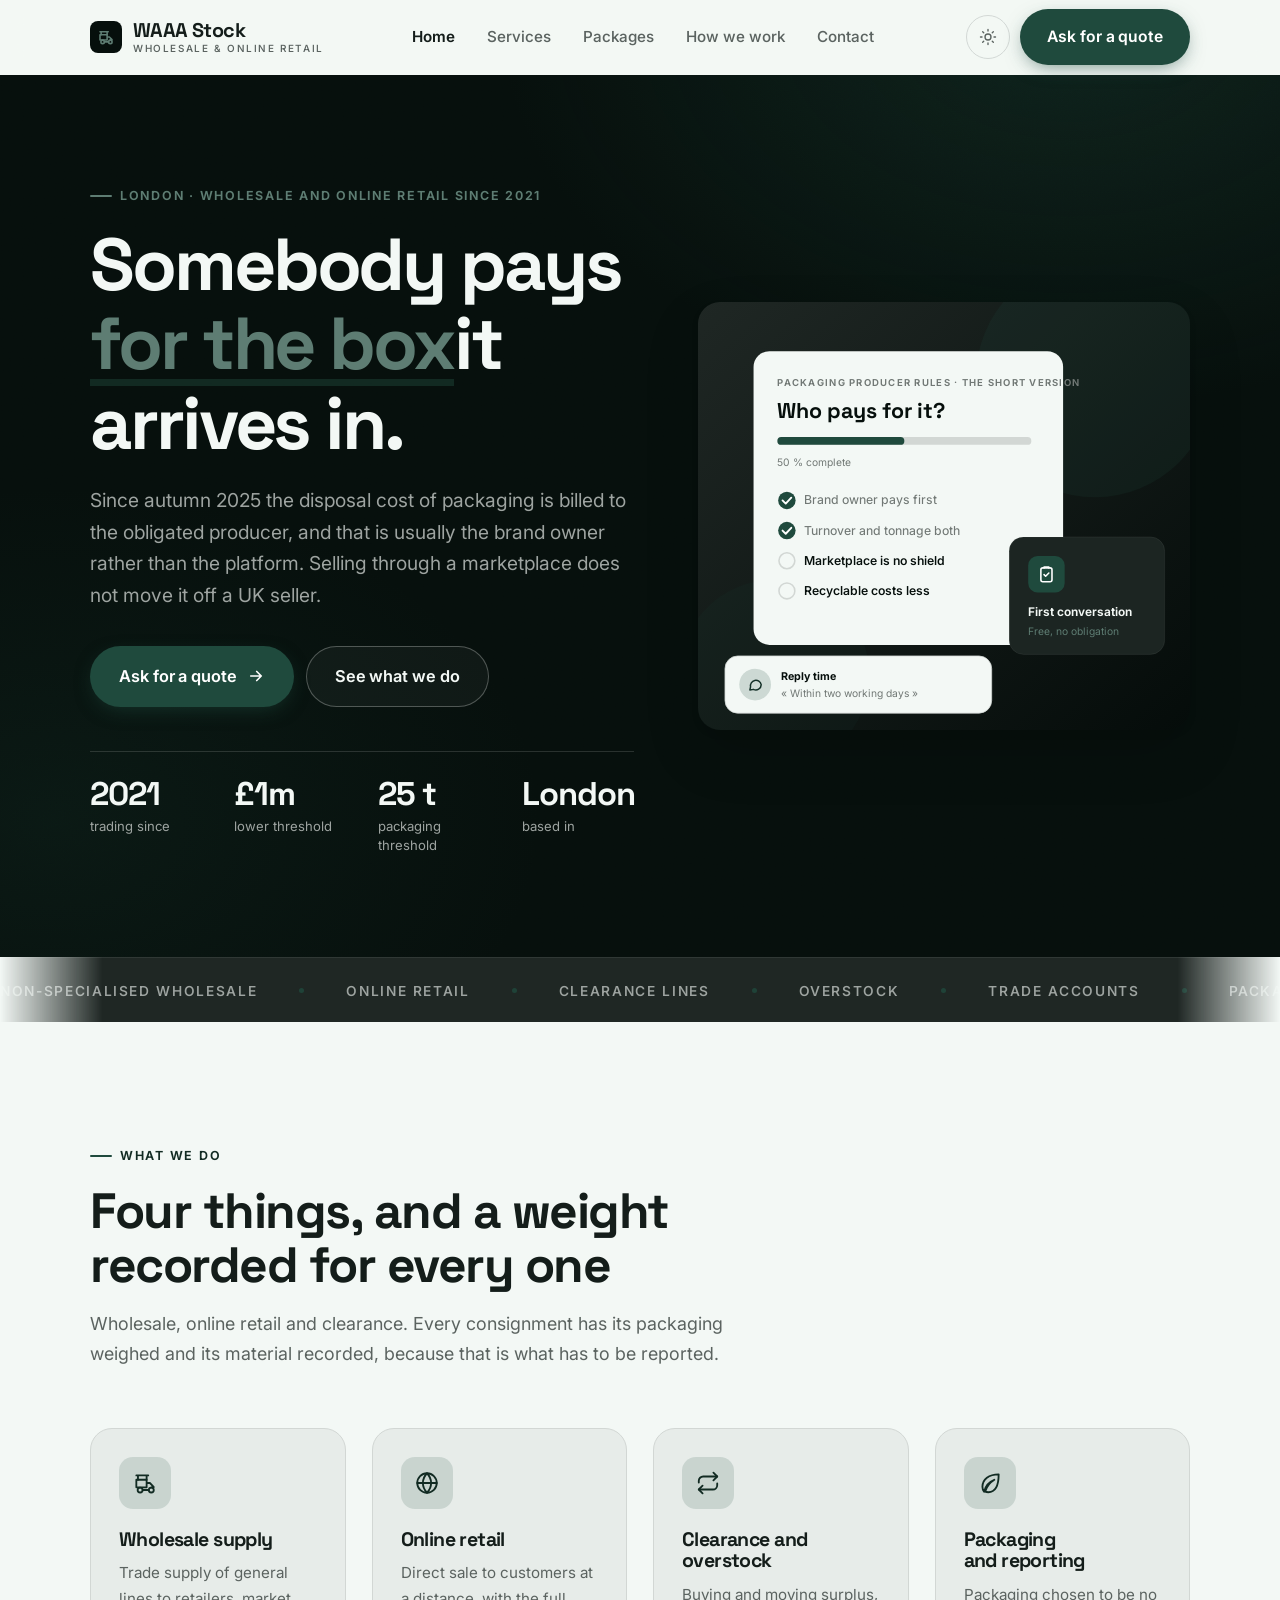
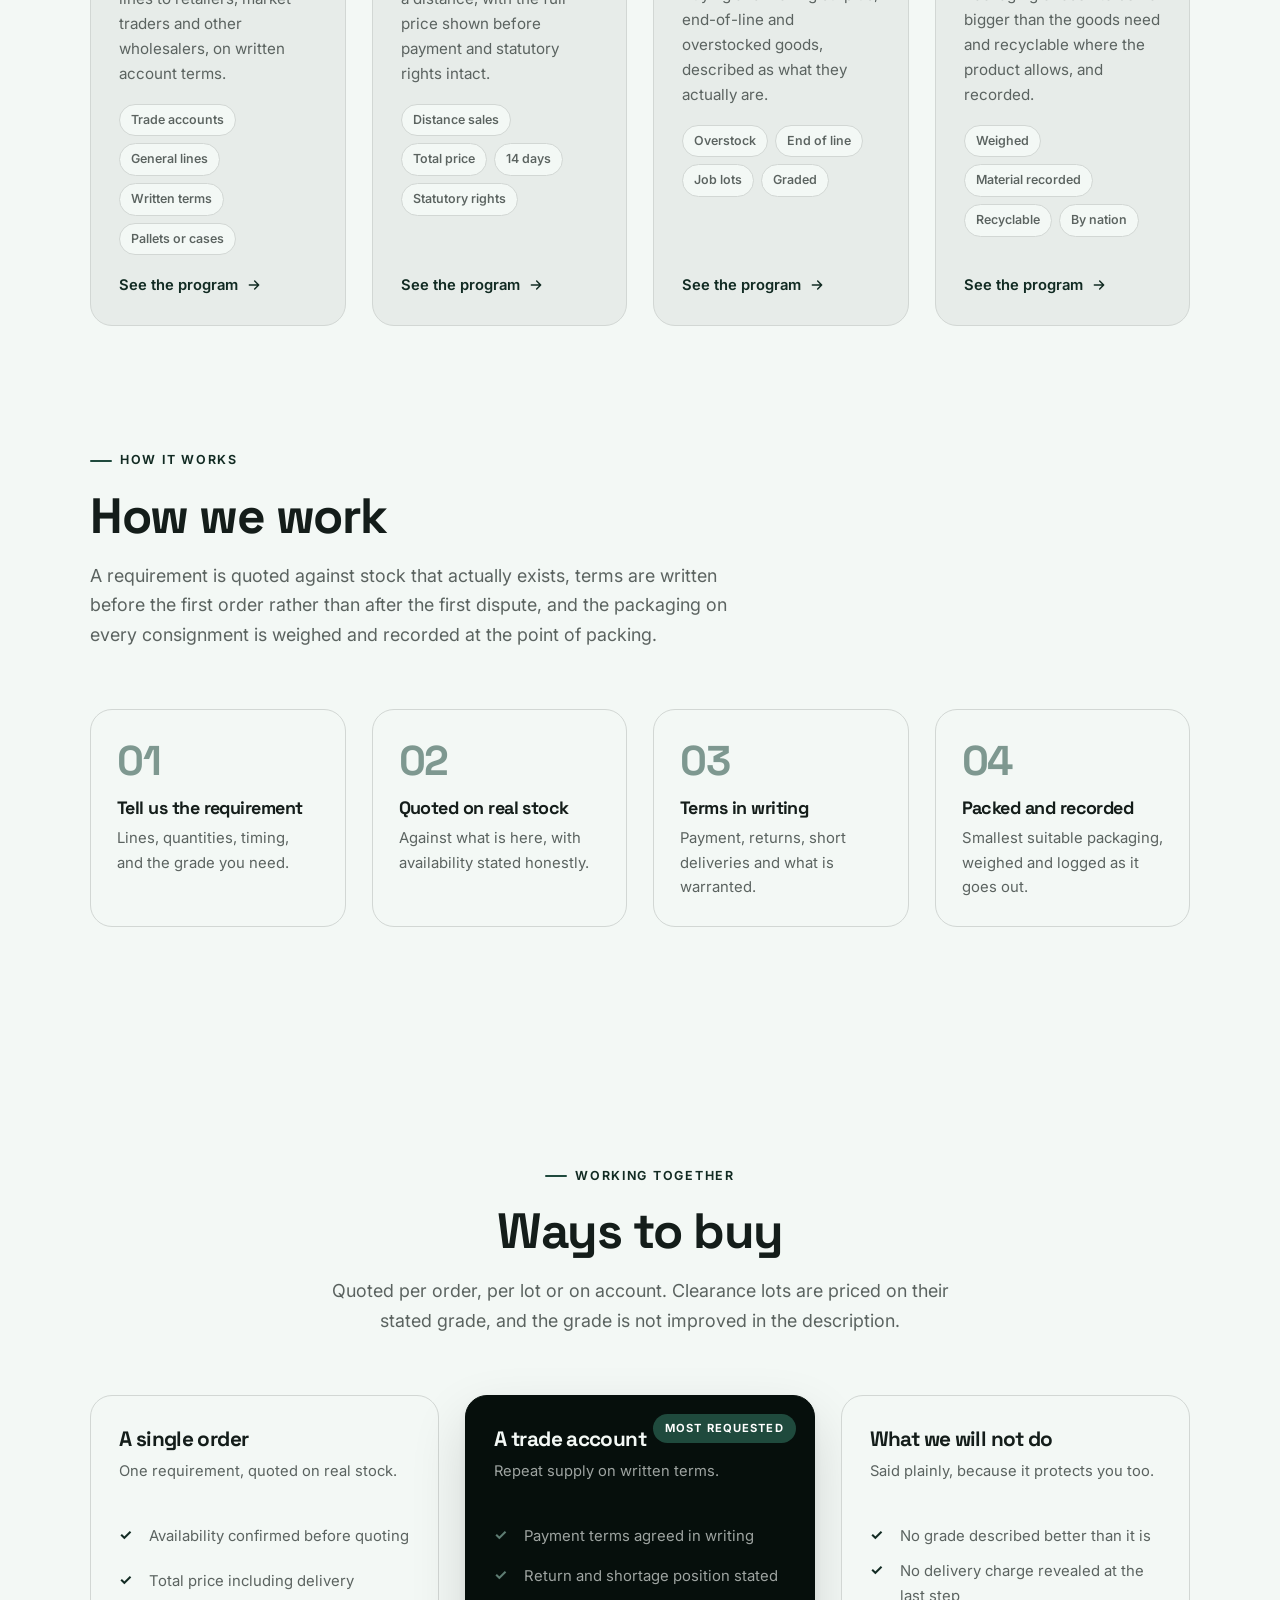
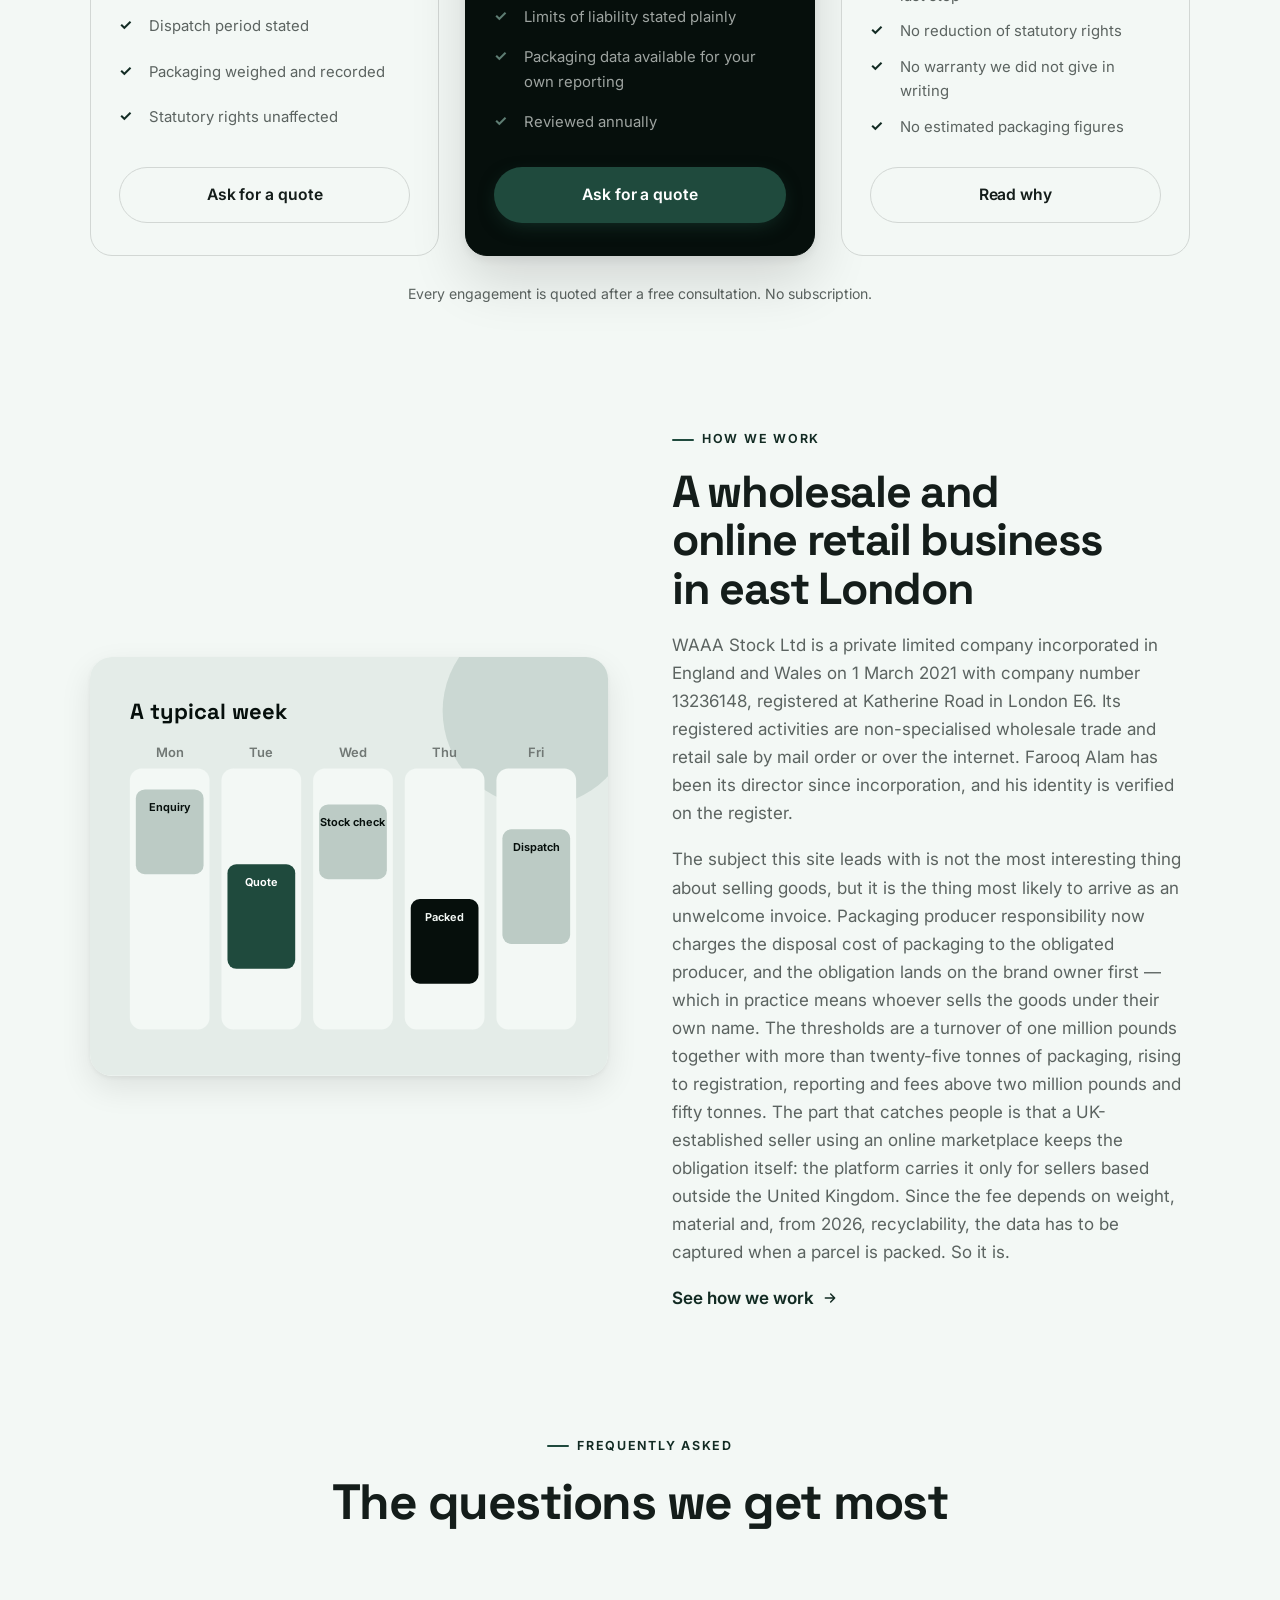
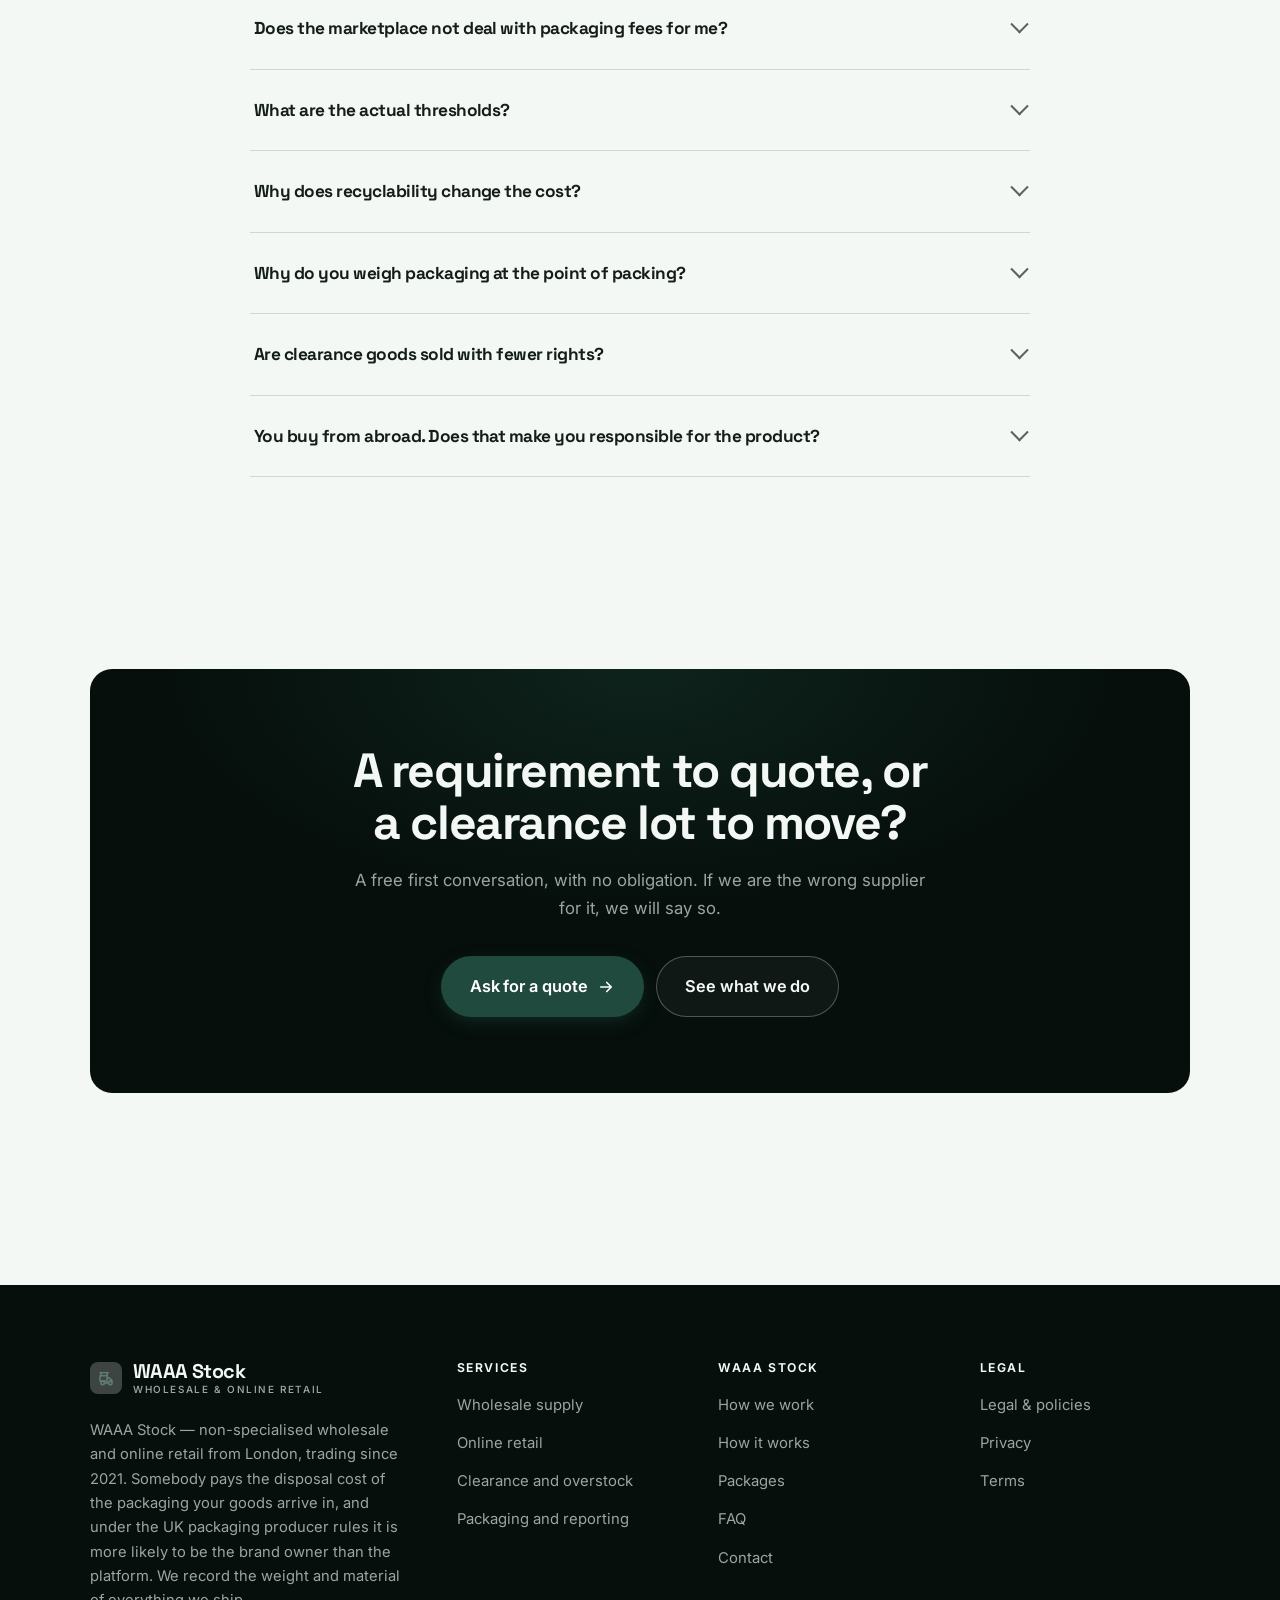
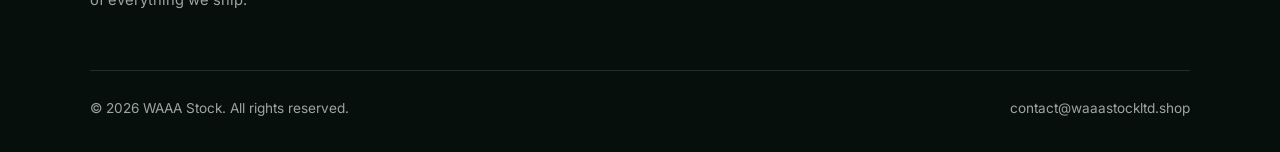
<file: index.html>
<!DOCTYPE html>
<html lang="en" class="no-js">
<head>
<meta charset="utf-8">
<meta name="viewport" content="width=device-width, initial-scale=1">
<title>WAAA Stock — wholesale and online retail, London</title>
<meta name="description" content="WAAA Stock Ltd, non-specialised wholesale and online retail in London since 2021: trade supply, online retail, clearance and overstock, and packaging chosen to be reported and recycled.">
<link rel="canonical" href="https://waaastockltd.shop/">

<meta property="og:type" content="website">
<meta property="og:url" content="https://waaastockltd.shop/">
<meta property="og:site_name" content="WAAA Stock">
<meta property="og:locale" content="en_US">
<meta property="og:title" content="WAAA Stock — wholesale and online retail, London">
<meta property="og:description" content="WAAA Stock Ltd, non-specialised wholesale and online retail in London since 2021: trade supply, online retail, clearance and overstock, and packaging chosen to be reported and recycled.">
<meta name="theme-color" content="#060f0c">

<link rel="icon" href="assets/img/favicon.svg" type="image/svg+xml">
<link rel="preconnect" href="https://fonts.googleapis.com">
<link rel="preconnect" href="https://fonts.gstatic.com" crossorigin>
<link rel="stylesheet" href="https://fonts.googleapis.com/css2?family=Space+Grotesk:wght@400;500;700&family=Inter:wght@400..700&display=swap">
<link rel="stylesheet" href="assets/css/style.css">

<!-- Thème appliqué avant le premier rendu (évite le flash) -->
<script>
document.documentElement.classList.remove('no-js');
(function(){try{var t=localStorage.getItem('site-theme');if(t){document.documentElement.setAttribute('data-theme',t);}}catch(e){}})();
</script>
<script type="application/ld+json">
{
  "@context": "https://schema.org",
  "@type": "Organization",
  "name": "WAAA Stock",
  "url": "https://waaastockltd.shop/",
  "email": "contact@waaastockltd.shop",
  "description": "WAAA Stock Ltd, non-specialised wholesale and online retail in London since 2021: trade supply, online retail, clearance and overstock, and packaging chosen to be reported and recycled.",
  "areaServed": "US",
  "knowsLanguage": "en"
}
</script>
</head>

<body>
<a class="skip-link" href="#main">Skip to main content</a>

<header class="site-header">
  <nav class="wrap nav" aria-label="Main navigation">
    <a class="brand" href="index.html">
      <svg class="brand__mark" viewBox="0 0 64 64" aria-hidden="true">
        <rect class="bm-bg" width="64" height="64" rx="16"/>
        <g class="bm-ic" transform="translate(14 14) scale(1.5)" fill="none" stroke-width="2.1" stroke-linecap="round" stroke-linejoin="round"><path d="M4 5h11M5.5 5v4M13.5 5v4"/><path d="M4 9h9.5v7H4zM13.5 12h3l3.5 3.5V16h-2.2"/><circle cx="7.5" cy="18.5" r="2.3"/><circle cx="17.8" cy="18.5" r="2.3"/><path d="M9.8 18.5h5.7"/></g>
      </svg>
      <span>WAAA Stock<span class="brand__sub">WHOLESALE &amp; ONLINE RETAIL</span></span>
    </a>

    <ul class="nav__links" id="nav-links">
      <li><a href="index.html" aria-current="page">Home</a></li>
      <li><a href="programs.html">Services</a></li>
      <li><a href="index.html#pricing">Packages</a></li>
      <li><a href="about.html">How we work</a></li>
      <li><a href="contact.html">Contact</a></li>
      <li><a class="btn btn--primary" href="contact.html">Ask for a quote</a></li>
    </ul>

    <div class="nav__cta">
      <button class="theme-toggle" type="button" aria-label="Switch to dark theme">
        <svg class="icon-sun" viewBox="0 0 24 24" fill="none" stroke="currentColor" stroke-width="1.8" stroke-linecap="round" aria-hidden="true"><circle cx="12" cy="12" r="4"/><path d="M12 2v2m0 16v2M2 12h2m16 0h2M4.9 4.9l1.4 1.4m11.4 11.4 1.4 1.4M19.1 4.9l-1.4 1.4M6.3 17.7l-1.4 1.4"/></svg>
        <svg class="icon-moon" viewBox="0 0 24 24" fill="none" stroke="currentColor" stroke-width="1.8" stroke-linecap="round" stroke-linejoin="round" aria-hidden="true"><path d="M21 12.8A9 9 0 1 1 11.2 3a7 7 0 0 0 9.8 9.8z"/></svg>
      </button>
      <a class="btn btn--primary" href="contact.html">Ask for a quote</a>
      <button class="nav__toggle" type="button" aria-expanded="false" aria-controls="nav-links" aria-label="Open menu">
        <svg class="icon-open" viewBox="0 0 24 24" fill="none" stroke="currentColor" stroke-width="2" stroke-linecap="round" aria-hidden="true"><path d="M3 6h18M3 12h18M3 18h18"/></svg>
        <svg class="icon-close" viewBox="0 0 24 24" fill="none" stroke="currentColor" stroke-width="2" stroke-linecap="round" aria-hidden="true"><path d="M6 6l12 12M18 6L6 18"/></svg>
      </button>
    </div>
  </nav>
</header>

<main id="main">

<section class="hero">
  <div class="wrap hero__inner">
    <div>
      <span class="eyebrow hero__eyebrow">London · Wholesale and online retail since 2021</span>
      <h1>Somebody pays<br> <em>for the box</em>it arrives in.</h1>
      <p class="hero__lede">Since autumn 2025 the disposal cost of packaging is billed to the obligated producer, and that is usually the brand owner rather than the platform. Selling through a marketplace does not move it off a UK seller.</p>

      <div class="hero__actions">
        <a class="btn btn--primary btn--lg" href="contact.html">Ask for a quote <svg viewBox="0 0 24 24" fill="none" stroke="currentColor" stroke-width="2.2" stroke-linecap="round" stroke-linejoin="round" aria-hidden="true"><path d="M5 12h14M13 6l6 6-6 6"/></svg></a>
        <a class="btn btn--on-dark btn--lg" href="programs.html">See what we do</a>
      </div>

      <ul class="hero__proof">
        <li><span class="stat__num">2021</span><span class="stat__label">trading since</span></li>
        <li><span class="stat__num">£1m</span><span class="stat__label">lower threshold</span></li>
        <li><span class="stat__num">25 t</span><span class="stat__label">packaging threshold</span></li>
        <li><span class="stat__num">London</span><span class="stat__label">based in</span></li>
      </ul>
    </div>

    <div class="hero__art">
      <svg viewBox="0 0 620 540" role="img" aria-label="How the UK packaging producer responsibility rules decide who pays the disposal cost.">
        <defs>
          <linearGradient id="hbg" x1="0" y1="0" x2="1" y2="1">
            <stop offset="0" stop-color="#1f2724"/><stop offset="1" stop-color="#050c0a"/>
          </linearGradient>
        </defs>
        <rect width="620" height="540" rx="22" fill="url(#hbg)"/>
        <circle cx="500" cy="96" r="150" fill="#1f4a3d" opacity=".16"/>
        <circle cx="96" cy="470" r="120" fill="#1f4a3d" opacity=".08"/>

        <g style="font-family: var(--font-body)">
          <!-- Carte programme -->
          <rect x="70" y="62" width="390" height="370" rx="20" fill="#f3f8f5"/>
          <text x="100" y="106" font-size="12" font-weight="650" letter-spacing="1.6" fill="#717875">PACKAGING PRODUCER RULES · THE SHORT VERSION</text>
          <text x="100" y="146" font-size="27" font-weight="700" fill="#060f0c" style="font-family: var(--font-display)">Who pays for it?</text>
          <rect x="100" y="170" width="320" height="10" rx="5" fill="#d2d7d4"/>
          <rect x="100" y="170" width="160" height="10" rx="5" fill="#1f4a3d"/>
          <text x="100" y="206" font-size="13" fill="#717875">50 % complete</text>
          <circle cx="112" cy="250" r="11" fill="#1f4a3d"/><path d="M106.5 250l4 4 7-7.5" fill="none" stroke="#ffffff" stroke-width="2.4" stroke-linecap="round" stroke-linejoin="round"/><text x="134" y="255" font-size="15.5" fill="#717875" font-weight="450">Brand owner pays first</text>
          <circle cx="112" cy="288" r="11" fill="#1f4a3d"/><path d="M106.5 288l4 4 7-7.5" fill="none" stroke="#ffffff" stroke-width="2.4" stroke-linecap="round" stroke-linejoin="round"/><text x="134" y="293" font-size="15.5" fill="#717875" font-weight="450">Turnover and tonnage both</text>
          <circle cx="112" cy="326" r="10" fill="none" stroke="#d2d7d4" stroke-width="2"/><text x="134" y="331" font-size="15.5" fill="#060f0c" font-weight="560">Marketplace is no shield</text>
          <circle cx="112" cy="364" r="10" fill="none" stroke="#d2d7d4" stroke-width="2"/><text x="134" y="369" font-size="15.5" fill="#060f0c" font-weight="560">Recyclable costs less</text>

          <!-- Carte séance -->
          <rect x="392" y="296" width="196" height="148" rx="18" fill="#1c2522" stroke="#ffffff" stroke-opacity=".08"/>
          <rect x="416" y="320" width="46" height="46" rx="12" fill="#1f4a3d"/>
          <g transform="translate(427 331)" fill="none" stroke="#ffffff" color="#ffffff" stroke-width="2" stroke-linecap="round" stroke-linejoin="round"><rect x="5" y="4" width="14" height="17.5" rx="2.5"/><path d="M9 4V3h6v1M9 12.5l2 2 4-4"/></g>
          <text x="416" y="396" font-size="15" font-weight="650" fill="#f3f8f5">First conversation</text>
          <text x="416" y="420" font-size="13" fill="#5e7d73">Free, no obligation</text>

          <!-- Retour du coach -->
          <rect x="34" y="446" width="336" height="72" rx="16" fill="#f3f8f5" stroke="#d2d7d4"/>
          <circle cx="72" cy="482" r="20" fill="#cdd9d4"/>
          <g transform="translate(62 472) scale(.84)" fill="none" stroke="#143028" stroke-width="2.2" stroke-linecap="round" stroke-linejoin="round"><path d="M21 12a8 8 0 0 1-11.6 7.1L4 20l1-4.6A8 8 0 1 1 21 12z"/></g>
          <text x="104" y="476" font-size="13.5" font-weight="700" fill="#060f0c">Reply time</text>
          <text x="104" y="498" font-size="13" fill="#717875">« Within two working days »</text>
        </g>
      </svg>
    </div>
  </div>
</section>

<div class="marquee" aria-hidden="true">
  <div class="marquee__track"><span>Non-specialised wholesale</span><span>Online retail</span><span>Clearance lines</span><span>Overstock</span><span>Trade accounts</span><span>Packaging recorded</span><span>Recyclable by default</span><span>Producer reporting</span><span>London E6</span><span>Trading since 2021</span><span>Non-specialised wholesale</span><span>Online retail</span><span>Clearance lines</span><span>Overstock</span><span>Trade accounts</span><span>Packaging recorded</span><span>Recyclable by default</span><span>Producer reporting</span><span>London E6</span><span>Trading since 2021</span></div>
</div>

<section class="section wrap" id="programs">
  <div class="section-head reveal">
    <span class="eyebrow">What we do</span>
    <h2>Four things, and a weight recorded for every one</h2>
    <p>Wholesale, online retail and clearance. Every consignment has its packaging weighed and its material recorded, because that is what has to be reported.</p>
  </div>
  <div class="grid grid--4 reveal-group">
    <a class="card" href="programs.html#wholesale">
      <div class="card__icon"><svg viewBox="0 0 24 24" fill="none" stroke="currentColor" stroke-width="1.7" stroke-linecap="round" stroke-linejoin="round" aria-hidden="true"><path d="M4 5h11M5.5 5v4M13.5 5v4"/><path d="M4 9h9.5v7H4zM13.5 12h3l3.5 3.5V16h-2.2"/><circle cx="7.5" cy="18.5" r="2.3"/><circle cx="17.8" cy="18.5" r="2.3"/><path d="M9.8 18.5h5.7"/></svg></div>
      <h3>Wholesale supply</h3>
      <p>Trade supply of general lines to retailers, market traders and other wholesalers, on written account terms.</p>
      <ul class="tags"><li>Trade accounts</li><li>General lines</li><li>Written terms</li><li>Pallets or cases</li></ul>
      <span class="arrow-link">See the program <svg viewBox="0 0 24 24" fill="none" stroke="currentColor" stroke-width="2.2" stroke-linecap="round" stroke-linejoin="round" aria-hidden="true"><path d="M5 12h14M13 6l6 6-6 6"/></svg></span>
    </a>
    <a class="card" href="programs.html#online">
      <div class="card__icon"><svg viewBox="0 0 24 24" fill="none" stroke="currentColor" stroke-width="1.7" stroke-linecap="round" stroke-linejoin="round" aria-hidden="true"><circle cx="12" cy="12" r="9"/><path d="M3 12h18M12 3c2.5 2.7 3.8 5.7 3.8 9s-1.3 6.3-3.8 9c-2.5-2.7-3.8-5.7-3.8-9S9.5 5.7 12 3z"/></svg></div>
      <h3>Online retail</h3>
      <p>Direct sale to customers at a distance, with the full price shown before payment and statutory rights intact.</p>
      <ul class="tags"><li>Distance sales</li><li>Total price</li><li>14 days</li><li>Statutory rights</li></ul>
      <span class="arrow-link">See the program <svg viewBox="0 0 24 24" fill="none" stroke="currentColor" stroke-width="2.2" stroke-linecap="round" stroke-linejoin="round" aria-hidden="true"><path d="M5 12h14M13 6l6 6-6 6"/></svg></span>
    </a>
    <a class="card" href="programs.html#clearance">
      <div class="card__icon"><svg viewBox="0 0 24 24" fill="none" stroke="currentColor" stroke-width="1.7" stroke-linecap="round" stroke-linejoin="round" aria-hidden="true"><path d="M17 2.5l3.5 3.5L17 9.5"/><path d="M3.5 11.5V10A4 4 0 0 1 7.5 6h13M7 21.5 3.5 18 7 14.5"/><path d="M20.5 12.5V14a4 4 0 0 1-4 4h-13"/></svg></div>
      <h3>Clearance and overstock</h3>
      <p>Buying and moving surplus, end-of-line and overstocked goods, described as what they actually are.</p>
      <ul class="tags"><li>Overstock</li><li>End of line</li><li>Job lots</li><li>Graded</li></ul>
      <span class="arrow-link">See the program <svg viewBox="0 0 24 24" fill="none" stroke="currentColor" stroke-width="2.2" stroke-linecap="round" stroke-linejoin="round" aria-hidden="true"><path d="M5 12h14M13 6l6 6-6 6"/></svg></span>
    </a>
    <a class="card" href="programs.html#packaging">
      <div class="card__icon"><svg viewBox="0 0 24 24" fill="none" stroke="currentColor" stroke-width="1.7" stroke-linecap="round" stroke-linejoin="round" aria-hidden="true"><path d="M20 4c-9 0-15 4.5-15 11.5 0 2 .6 3.4 1.5 4.5C8 14 12 10.5 16 9c-4 2.5-7 6-8.5 11 1 .4 2 .5 3 .5C17 20.5 20 14 20 4z"/></svg></div>
      <h3>Packaging and reporting</h3>
      <p>Packaging chosen to be no bigger than the goods need and recyclable where the product allows, and recorded.</p>
      <ul class="tags"><li>Weighed</li><li>Material recorded</li><li>Recyclable</li><li>By nation</li></ul>
      <span class="arrow-link">See the program <svg viewBox="0 0 24 24" fill="none" stroke="currentColor" stroke-width="2.2" stroke-linecap="round" stroke-linejoin="round" aria-hidden="true"><path d="M5 12h14M13 6l6 6-6 6"/></svg></span>
    </a>
  </div>
</section>

<section class="section section--flush wrap" id="how-it-works">
  <div class="section-head reveal">
    <span class="eyebrow">How it works</span>
    <h2>How we work</h2>
    <p>A requirement is quoted against stock that actually exists, terms are written before the first order rather than after the first dispute, and the packaging on every consignment is weighed and recorded at the point of packing.</p>
  </div>
  <div class="grid grid--4 steps reveal-group">
    <article class="step">
      <h3>Tell us the requirement</h3>
      <p>Lines, quantities, timing, and the grade you need.</p>
    </article>
    <article class="step">
      <h3>Quoted on real stock</h3>
      <p>Against what is here, with availability stated honestly.</p>
    </article>
    <article class="step">
      <h3>Terms in writing</h3>
      <p>Payment, returns, short deliveries and what is warranted.</p>
    </article>
    <article class="step">
      <h3>Packed and recorded</h3>
      <p>Smallest suitable packaging, weighed and logged as it goes out.</p>
    </article>
  </div>
</section>

<section class="section wrap" id="pricing">
  <div class="section-head section-head--center reveal">
    <span class="eyebrow">Working together</span>
    <h2>Ways to buy</h2>
    <p>Quoted per order, per lot or on account. Clearance lots are priced on their stated grade, and the grade is not improved in the description.</p>
  </div>
  <div class="grid grid--3 plans reveal-group">
    <article class="plan">
      
      <h3>A single order</h3>
      <p class="plan__desc">One requirement, quoted on real stock.</p>
      
      <ul class="plan__features">
        <li>Availability confirmed before quoting</li>
        <li>Total price including delivery</li>
        <li>Dispatch period stated</li>
        <li>Packaging weighed and recorded</li>
        <li>Statutory rights unaffected</li>
      </ul>
      <a class="btn btn--ghost btn--block" href="contact.html">Ask for a quote</a>
    </article>
    <article class="plan plan--featured">
      <span class="plan__tag">Most requested</span>
      <h3>A trade account</h3>
      <p class="plan__desc">Repeat supply on written terms.</p>
      
      <ul class="plan__features">
        <li>Payment terms agreed in writing</li>
        <li>Return and shortage position stated</li>
        <li>Limits of liability stated plainly</li>
        <li>Packaging data available for your own reporting</li>
        <li>Reviewed annually</li>
      </ul>
      <a class="btn btn--primary btn--block" href="contact.html">Ask for a quote</a>
    </article>
    <article class="plan">
      
      <h3>What we will not do</h3>
      <p class="plan__desc">Said plainly, because it protects you too.</p>
      
      <ul class="plan__features">
        <li>No grade described better than it is</li>
        <li>No delivery charge revealed at the last step</li>
        <li>No reduction of statutory rights</li>
        <li>No warranty we did not give in writing</li>
        <li>No estimated packaging figures</li>
      </ul>
      <a class="btn btn--ghost btn--block" href="contact.html">Read why</a>
    </article>
  </div>
  <p class="plans-note">Every engagement is quoted after a free consultation. No subscription.</p>
</section>

<section class="section section--flush wrap">
  <div class="split reveal">
    <div class="split__art">
      <svg viewBox="0 0 520 420" role="img" aria-label="Example of a typical week: Enquiry, Quote, Stock check, Packed, Dispatch, Recorded.">
        <rect width="520" height="420" rx="20" fill="#e4ece8"/>
        <circle cx="450" cy="54" r="96" fill="#1f4a3d" opacity=".12"/>
        <g style="font-family: var(--font-body)">
        <text x="40" y="62" font-size="22" font-weight="700" fill="#060f0c" style="font-family: var(--font-display)">A typical week</text>
        <text x="80" y="100" text-anchor="middle" font-size="13" font-weight="600" fill="#717875">Mon</text>
        <rect x="40" y="112" width="80" height="262" rx="12" fill="#f3f8f5"/>
        <rect x="46" y="133" width="68" height="85" rx="9" fill="#bccbc5"/>
        <text x="80" y="155" text-anchor="middle" font-size="11" font-weight="650" fill="#060f0c">Enquiry</text>
        <text x="172" y="100" text-anchor="middle" font-size="13" font-weight="600" fill="#717875">Tue</text>
        <rect x="132" y="112" width="80" height="262" rx="12" fill="#f3f8f5"/>
        <rect x="138" y="208" width="68" height="105" rx="9" fill="#1f4a3d"/>
        <text x="172" y="230" text-anchor="middle" font-size="11" font-weight="650" fill="#ffffff">Quote</text>
        <text x="264" y="100" text-anchor="middle" font-size="13" font-weight="600" fill="#717875">Wed</text>
        <rect x="224" y="112" width="80" height="262" rx="12" fill="#f3f8f5"/>
        <rect x="230" y="148" width="68" height="75" rx="9" fill="#bccbc5"/>
        <text x="264" y="170" text-anchor="middle" font-size="11" font-weight="650" fill="#060f0c">Stock check</text>
        <text x="356" y="100" text-anchor="middle" font-size="13" font-weight="600" fill="#717875">Thu</text>
        <rect x="316" y="112" width="80" height="262" rx="12" fill="#f3f8f5"/>
        <rect x="322" y="243" width="68" height="85" rx="9" fill="#060f0c"/>
        <text x="356" y="265" text-anchor="middle" font-size="11" font-weight="650" fill="#f3f8f5">Packed</text>
        <text x="448" y="100" text-anchor="middle" font-size="13" font-weight="600" fill="#717875">Fri</text>
        <rect x="408" y="112" width="80" height="262" rx="12" fill="#f3f8f5"/>
        <rect x="414" y="173" width="68" height="115" rx="9" fill="#bccbc5"/>
        <text x="448" y="195" text-anchor="middle" font-size="11" font-weight="650" fill="#060f0c">Dispatch</text>
        </g>
      </svg>
    </div>
    <div>
      <span class="eyebrow">How we work</span>
      <h2>A wholesale and online retail business in east London</h2>
      <p>WAAA Stock Ltd is a private limited company incorporated in England and Wales on 1 March 2021 with company number 13236148, registered at Katherine Road in London E6. Its registered activities are non-specialised wholesale trade and retail sale by mail order or over the internet. Farooq Alam has been its director since incorporation, and his identity is verified on the register.</p>
      <p>The subject this site leads with is not the most interesting thing about selling goods, but it is the thing most likely to arrive as an unwelcome invoice. Packaging producer responsibility now charges the disposal cost of packaging to the obligated producer, and the obligation lands on the brand owner first — which in practice means whoever sells the goods under their own name. The thresholds are a turnover of one million pounds together with more than twenty-five tonnes of packaging, rising to registration, reporting and fees above two million pounds and fifty tonnes. The part that catches people is that a UK-established seller using an online marketplace keeps the obligation itself: the platform carries it only for sellers based outside the United Kingdom. Since the fee depends on weight, material and, from 2026, recyclability, the data has to be captured when a parcel is packed. So it is.</p>
      <p><a class="arrow-link" href="about.html">See how we work <svg viewBox="0 0 24 24" fill="none" stroke="currentColor" stroke-width="2.2" stroke-linecap="round" stroke-linejoin="round" aria-hidden="true"><path d="M5 12h14M13 6l6 6-6 6"/></svg></a></p>
    </div>
  </div>
</section>

<section class="section section--flush wrap" id="faq">
  <div class="section-head section-head--center reveal">
    <span class="eyebrow">Frequently asked</span>
    <h2>The questions we get most</h2>
  </div>
  <div class="faq reveal">
    <details>
      <summary>Does the marketplace not deal with packaging fees for me?</summary>
      <p>Only if you are not established in the United Kingdom. Under the 2024 regulations the operator of an online marketplace carries the packaging obligation in respect of sellers based outside the UK, which is what the rule was designed to fix. A UK-established seller trading through the same marketplace remains the obligated producer in its own right. A great many small British sellers have read a platform's announcement about taking on packaging obligations and concluded, reasonably but wrongly, that it covered them. It is worth half an hour to check which side of that line you are on.</p>
    </details>
    <details>
      <summary>What are the actual thresholds?</summary>
      <p>Two tests, and both have to be met. Your annual turnover must be one million pounds or more, and you must be responsible for supplying or importing more than twenty-five tonnes of packaging in a calendar year. If you are over both but under two million pounds of turnover or under fifty tonnes of packaging, you are a small producer: you report data but pay no disposal fees. Above two million pounds and fifty tonnes you are a large producer, and you register, report periodically and pay. Being under either test entirely means the arrangements do not apply to you, which is worth establishing before you spend anything on complying with them.</p>
    </details>
    <details>
      <summary>Why does recyclability change the cost?</summary>
      <p>Because the fees are modulated from 2026 according to an assessment of how recyclable the packaging is. That turns a design decision into a line in the accounts: the same product shipped in easily recycled packaging costs less to put on the market than the same product in a material that cannot be collected at the kerbside. It is the first time this particular argument has had a price attached to it, and it makes the practical choices — one material rather than laminates, no unnecessary void fill, a box the size of the goods — pay for themselves.</p>
    </details>
    <details>
      <summary>Why do you weigh packaging at the point of packing?</summary>
      <p>Because the reporting is by weight, by material and by nation of sale, and none of that can be reconstructed at the end of a year. Businesses that leave it until the deadline end up estimating, and an estimate is both the most expensive answer and the least defensible one. Capturing it as a parcel is packed costs seconds. It also means a trade customer who needs packaging figures for their own reporting can simply be given ours.</p>
    </details>
    <details>
      <summary>Are clearance goods sold with fewer rights?</summary>
      <p>No. Consumer statutory rights do not depend on a price being low, and nothing in our terms reduces them. What changes with clearance stock is the description: surplus, end-of-line, customer-returned and damaged stock are four different things, and a lot is described by what it actually is, including the proportion that will not be perfect. A buyer who needs every unit to be flawless should not buy a graded lot, and we will say so rather than take the order.</p>
    </details>
    <details>
      <summary>You buy from abroad. Does that make you responsible for the product?</summary>
      <p>In the relevant sense, yes. Where goods are brought into the United Kingdom, the business that does so is ordinarily the importer for product safety purposes and takes on obligations that sit close to a manufacturer's. We mention it because trade buyers sometimes assume responsibility stays with a factory on another continent, and it does not travel as far as people expect. It is a reason to buy from someone who knows they hold it rather than someone who has not thought about it.</p>
    </details>
  </div>
</section>

<section class="wrap section--tight">
  <div class="cta-band reveal">
    <h2>A requirement to quote, or a clearance lot to move?</h2>
    <p>A free first conversation, with no obligation. If we are the wrong supplier for it, we will say so.</p>
    <div class="hero__actions">
      <a class="btn btn--primary btn--lg" href="contact.html">Ask for a quote <svg viewBox="0 0 24 24" fill="none" stroke="currentColor" stroke-width="2.2" stroke-linecap="round" stroke-linejoin="round" aria-hidden="true"><path d="M5 12h14M13 6l6 6-6 6"/></svg></a>
      <a class="btn btn--on-dark btn--lg" href="programs.html">See what we do</a>
    </div>
  </div>
</section>

</main>

<footer class="site-footer">
  <div class="wrap">
    <div class="footer__grid">
      <div class="footer__brand">
        <a class="brand" href="index.html">
          <svg class="brand__mark" viewBox="0 0 64 64" aria-hidden="true">
        <rect class="bm-bg" width="64" height="64" rx="16"/>
        <g class="bm-ic" transform="translate(14 14) scale(1.5)" fill="none" stroke-width="2.1" stroke-linecap="round" stroke-linejoin="round"><path d="M4 5h11M5.5 5v4M13.5 5v4"/><path d="M4 9h9.5v7H4zM13.5 12h3l3.5 3.5V16h-2.2"/><circle cx="7.5" cy="18.5" r="2.3"/><circle cx="17.8" cy="18.5" r="2.3"/><path d="M9.8 18.5h5.7"/></g>
      </svg>
          <span>WAAA Stock<span class="brand__sub">WHOLESALE &amp; ONLINE RETAIL</span></span>
        </a>
        <p>WAAA Stock — non-specialised wholesale and online retail from London, trading since 2021. Somebody pays the disposal cost of the packaging your goods arrive in, and under the UK packaging producer rules it is more likely to be the brand owner than the platform. We record the weight and material of everything we ship.</p>
      </div>

      <div class="footer__col">
        <h4>Services</h4>
        <ul>
          <li><a href="programs.html#wholesale">Wholesale supply</a></li>
          <li><a href="programs.html#online">Online retail</a></li>
          <li><a href="programs.html#clearance">Clearance and overstock</a></li>
          <li><a href="programs.html#packaging">Packaging and reporting</a></li>
        </ul>
      </div>

      <div class="footer__col">
        <h4>WAAA Stock</h4>
        <ul>
          <li><a href="about.html">How we work</a></li>
          <li><a href="index.html#how-it-works">How it works</a></li>
          <li><a href="index.html#pricing">Packages</a></li>
          <li><a href="index.html#faq">FAQ</a></li>
          <li><a href="contact.html">Contact</a></li>
        </ul>
      </div>

      <div class="footer__col">
        <h4>Legal</h4>
        <ul>
          <li><a href="legal.html">Legal &amp; policies</a></li>
          <li><a href="legal.html#privacy">Privacy</a></li>
          <li><a href="legal.html#terms">Terms</a></li>
        </ul>
      </div>
    </div>

    <div class="footer__bottom">
      <p>© <span data-year>2026</span> WAAA Stock. All rights reserved.</p>
      <p><a href="mailto:contact@waaastockltd.shop">contact@waaastockltd.shop</a></p>
    </div>
  </div>
</footer>

<script src="assets/js/main.js" defer></script>
</body>
</html>
</file>
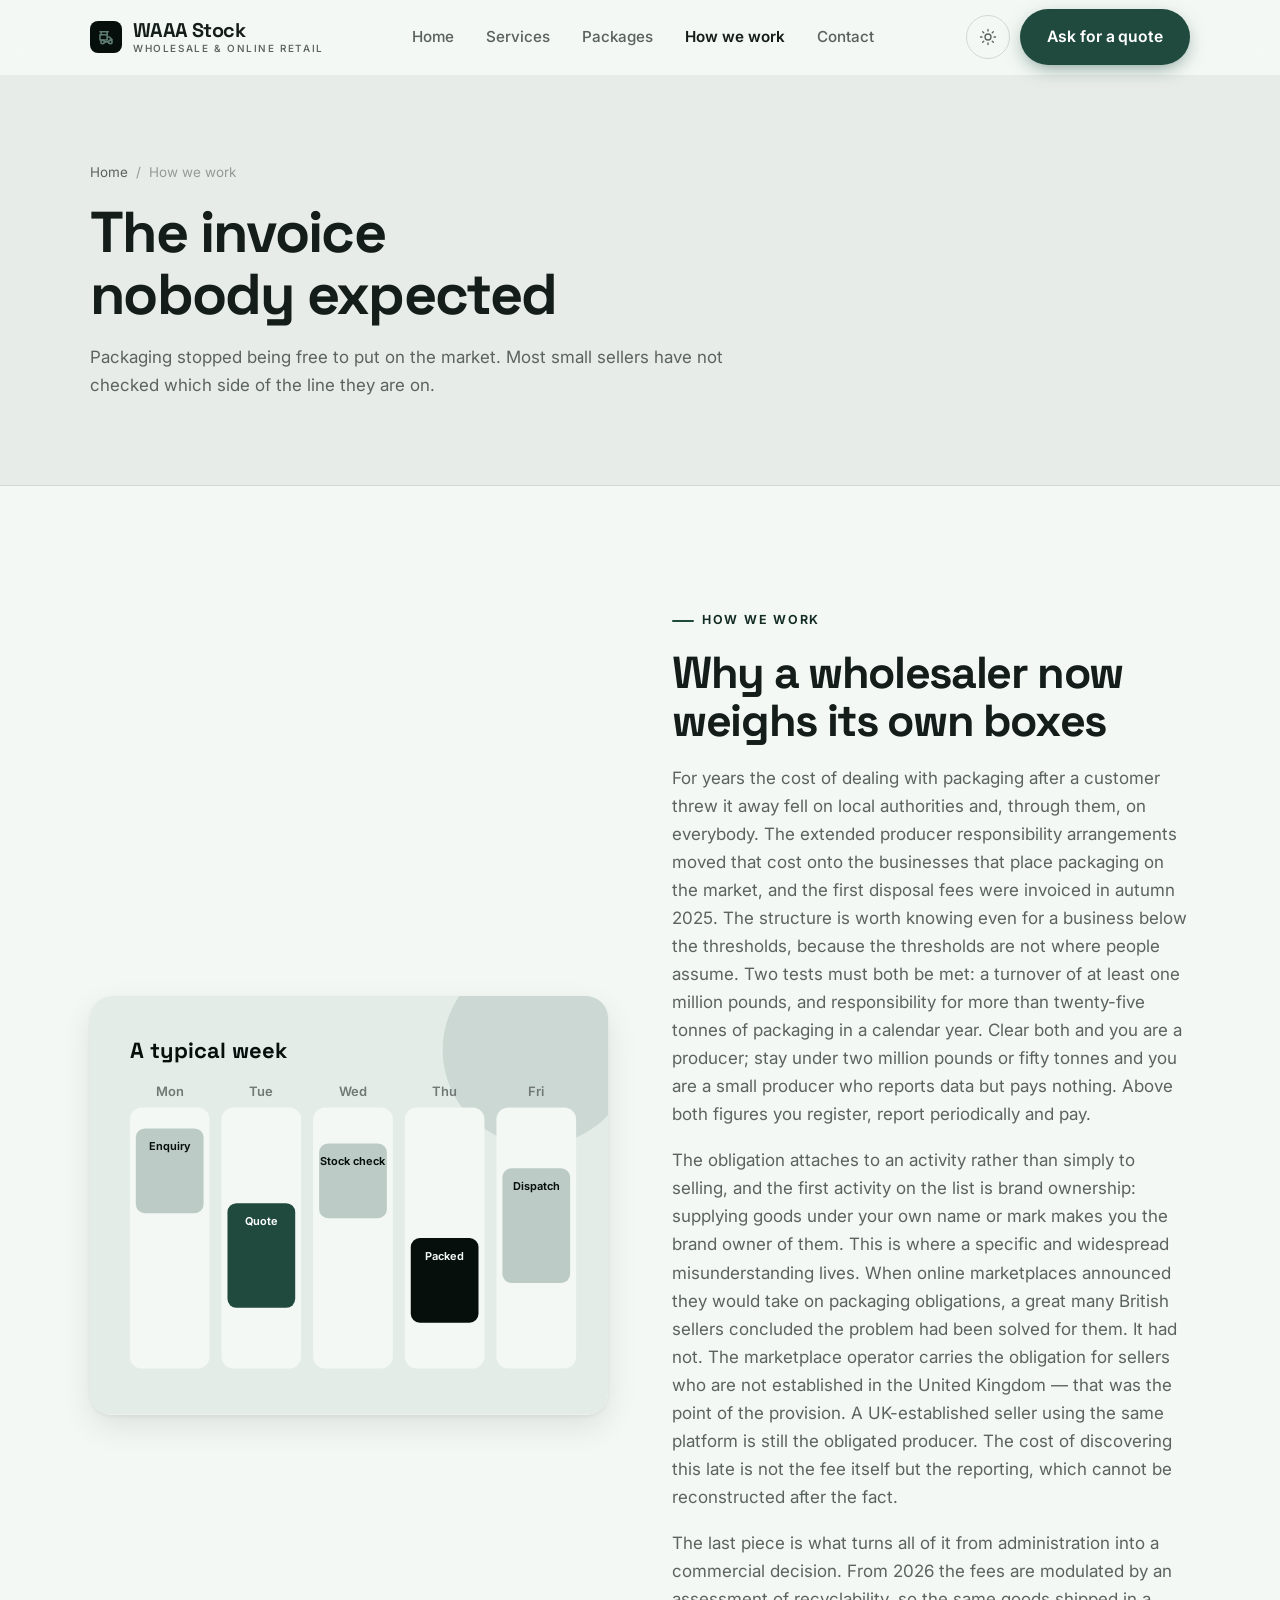
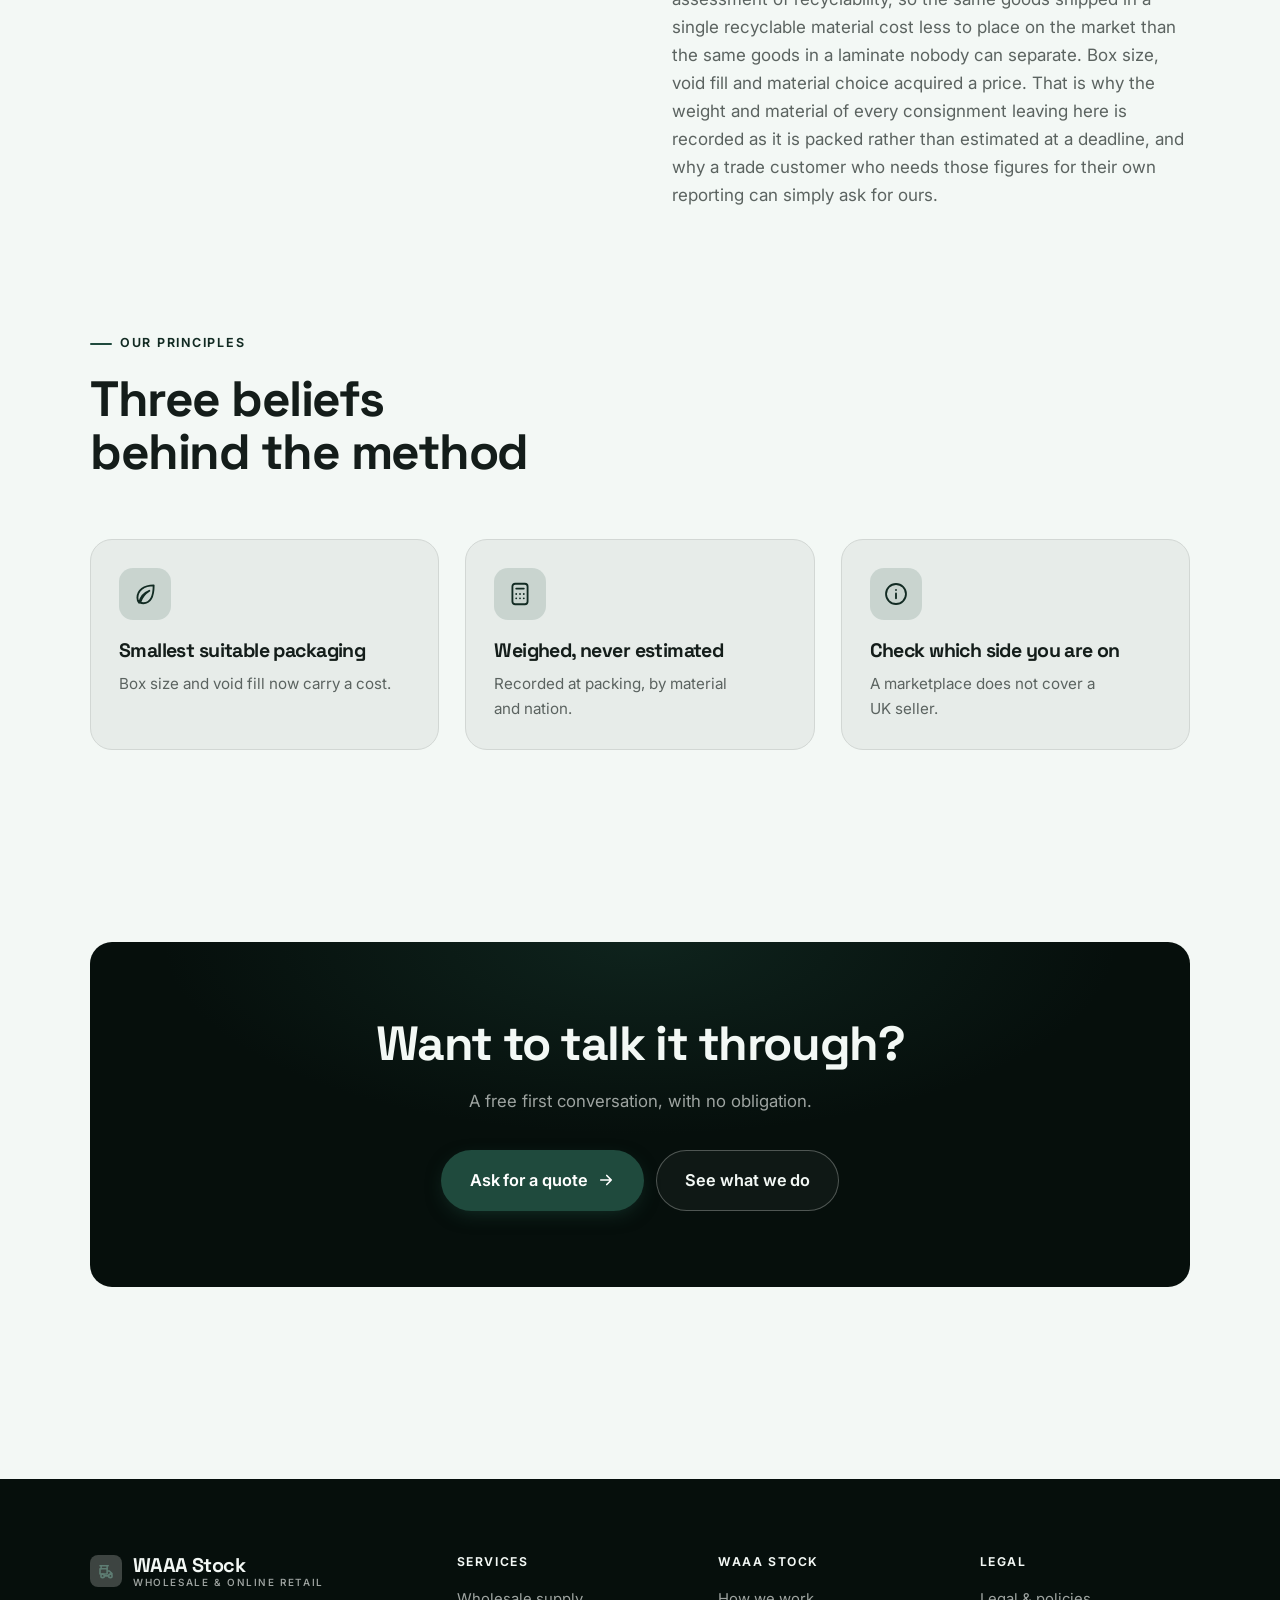
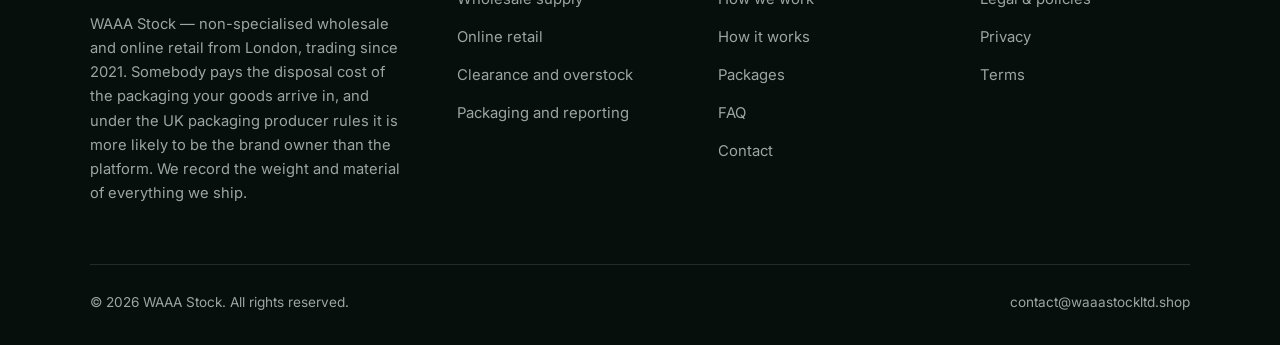
<file: about.html>
<!DOCTYPE html>
<html lang="en" class="no-js">
<head>
<meta charset="utf-8">
<meta name="viewport" content="width=device-width, initial-scale=1">
<title>How we work — WAAA Stock</title>
<meta name="description" content="About WAAA Stock Ltd, wholesale and online retail in London, company number 13236148.">
<link rel="canonical" href="https://waaastockltd.shop/about.html">

<meta property="og:type" content="website">
<meta property="og:url" content="https://waaastockltd.shop/about.html">
<meta property="og:site_name" content="WAAA Stock">
<meta property="og:locale" content="en_US">
<meta property="og:title" content="How we work — WAAA Stock">
<meta property="og:description" content="About WAAA Stock Ltd, wholesale and online retail in London, company number 13236148.">
<meta name="theme-color" content="#060f0c">

<link rel="icon" href="assets/img/favicon.svg" type="image/svg+xml">
<link rel="preconnect" href="https://fonts.googleapis.com">
<link rel="preconnect" href="https://fonts.gstatic.com" crossorigin>
<link rel="stylesheet" href="https://fonts.googleapis.com/css2?family=Space+Grotesk:wght@400;500;700&family=Inter:wght@400..700&display=swap">
<link rel="stylesheet" href="assets/css/style.css">

<!-- Thème appliqué avant le premier rendu (évite le flash) -->
<script>
document.documentElement.classList.remove('no-js');
(function(){try{var t=localStorage.getItem('site-theme');if(t){document.documentElement.setAttribute('data-theme',t);}}catch(e){}})();
</script>
</head>

<body>
<a class="skip-link" href="#main">Skip to main content</a>

<header class="site-header">
  <nav class="wrap nav" aria-label="Main navigation">
    <a class="brand" href="index.html">
      <svg class="brand__mark" viewBox="0 0 64 64" aria-hidden="true">
        <rect class="bm-bg" width="64" height="64" rx="16"/>
        <g class="bm-ic" transform="translate(14 14) scale(1.5)" fill="none" stroke-width="2.1" stroke-linecap="round" stroke-linejoin="round"><path d="M4 5h11M5.5 5v4M13.5 5v4"/><path d="M4 9h9.5v7H4zM13.5 12h3l3.5 3.5V16h-2.2"/><circle cx="7.5" cy="18.5" r="2.3"/><circle cx="17.8" cy="18.5" r="2.3"/><path d="M9.8 18.5h5.7"/></g>
      </svg>
      <span>WAAA Stock<span class="brand__sub">WHOLESALE &amp; ONLINE RETAIL</span></span>
    </a>

    <ul class="nav__links" id="nav-links">
      <li><a href="index.html">Home</a></li>
      <li><a href="programs.html">Services</a></li>
      <li><a href="index.html#pricing">Packages</a></li>
      <li><a href="about.html" aria-current="page">How we work</a></li>
      <li><a href="contact.html">Contact</a></li>
      <li><a class="btn btn--primary" href="contact.html">Ask for a quote</a></li>
    </ul>

    <div class="nav__cta">
      <button class="theme-toggle" type="button" aria-label="Switch to dark theme">
        <svg class="icon-sun" viewBox="0 0 24 24" fill="none" stroke="currentColor" stroke-width="1.8" stroke-linecap="round" aria-hidden="true"><circle cx="12" cy="12" r="4"/><path d="M12 2v2m0 16v2M2 12h2m16 0h2M4.9 4.9l1.4 1.4m11.4 11.4 1.4 1.4M19.1 4.9l-1.4 1.4M6.3 17.7l-1.4 1.4"/></svg>
        <svg class="icon-moon" viewBox="0 0 24 24" fill="none" stroke="currentColor" stroke-width="1.8" stroke-linecap="round" stroke-linejoin="round" aria-hidden="true"><path d="M21 12.8A9 9 0 1 1 11.2 3a7 7 0 0 0 9.8 9.8z"/></svg>
      </button>
      <a class="btn btn--primary" href="contact.html">Ask for a quote</a>
      <button class="nav__toggle" type="button" aria-expanded="false" aria-controls="nav-links" aria-label="Open menu">
        <svg class="icon-open" viewBox="0 0 24 24" fill="none" stroke="currentColor" stroke-width="2" stroke-linecap="round" aria-hidden="true"><path d="M3 6h18M3 12h18M3 18h18"/></svg>
        <svg class="icon-close" viewBox="0 0 24 24" fill="none" stroke="currentColor" stroke-width="2" stroke-linecap="round" aria-hidden="true"><path d="M6 6l12 12M18 6L6 18"/></svg>
      </button>
    </div>
  </nav>
</header>

<main id="main">

<section class="page-head">
  <div class="wrap">
    <nav class="breadcrumb" aria-label="Breadcrumb">
      <a href="index.html">Home</a><span>/</span><span aria-current="page">How we work</span>
    </nav>
    <h1>The invoice nobody expected</h1>
    <p>Packaging stopped being free to put on the market. Most small sellers have not checked which side of the line they are on.</p>
  </div>
</section>

<section class="section wrap">
  <div class="split reveal">
    <div class="split__art">
      <svg viewBox="0 0 520 420" role="img" aria-label="Example of a typical week: Enquiry, Quote, Stock check, Packed, Dispatch, Recorded.">
        <rect width="520" height="420" rx="20" fill="#e4ece8"/>
        <circle cx="450" cy="54" r="96" fill="#1f4a3d" opacity=".12"/>
        <g style="font-family: var(--font-body)">
        <text x="40" y="62" font-size="22" font-weight="700" fill="#060f0c" style="font-family: var(--font-display)">A typical week</text>
        <text x="80" y="100" text-anchor="middle" font-size="13" font-weight="600" fill="#717875">Mon</text>
        <rect x="40" y="112" width="80" height="262" rx="12" fill="#f3f8f5"/>
        <rect x="46" y="133" width="68" height="85" rx="9" fill="#bccbc5"/>
        <text x="80" y="155" text-anchor="middle" font-size="11" font-weight="650" fill="#060f0c">Enquiry</text>
        <text x="172" y="100" text-anchor="middle" font-size="13" font-weight="600" fill="#717875">Tue</text>
        <rect x="132" y="112" width="80" height="262" rx="12" fill="#f3f8f5"/>
        <rect x="138" y="208" width="68" height="105" rx="9" fill="#1f4a3d"/>
        <text x="172" y="230" text-anchor="middle" font-size="11" font-weight="650" fill="#ffffff">Quote</text>
        <text x="264" y="100" text-anchor="middle" font-size="13" font-weight="600" fill="#717875">Wed</text>
        <rect x="224" y="112" width="80" height="262" rx="12" fill="#f3f8f5"/>
        <rect x="230" y="148" width="68" height="75" rx="9" fill="#bccbc5"/>
        <text x="264" y="170" text-anchor="middle" font-size="11" font-weight="650" fill="#060f0c">Stock check</text>
        <text x="356" y="100" text-anchor="middle" font-size="13" font-weight="600" fill="#717875">Thu</text>
        <rect x="316" y="112" width="80" height="262" rx="12" fill="#f3f8f5"/>
        <rect x="322" y="243" width="68" height="85" rx="9" fill="#060f0c"/>
        <text x="356" y="265" text-anchor="middle" font-size="11" font-weight="650" fill="#f3f8f5">Packed</text>
        <text x="448" y="100" text-anchor="middle" font-size="13" font-weight="600" fill="#717875">Fri</text>
        <rect x="408" y="112" width="80" height="262" rx="12" fill="#f3f8f5"/>
        <rect x="414" y="173" width="68" height="115" rx="9" fill="#bccbc5"/>
        <text x="448" y="195" text-anchor="middle" font-size="11" font-weight="650" fill="#060f0c">Dispatch</text>
        </g>
      </svg>
    </div>
    <div>
      <span class="eyebrow">How we work</span>
      <h2>Why a wholesaler now weighs its own boxes</h2>
      <p>For years the cost of dealing with packaging after a customer threw it away fell on local authorities and, through them, on everybody. The extended producer responsibility arrangements moved that cost onto the businesses that place packaging on the market, and the first disposal fees were invoiced in autumn 2025. The structure is worth knowing even for a business below the thresholds, because the thresholds are not where people assume. Two tests must both be met: a turnover of at least one million pounds, and responsibility for more than twenty-five tonnes of packaging in a calendar year. Clear both and you are a producer; stay under two million pounds or fifty tonnes and you are a small producer who reports data but pays nothing. Above both figures you register, report periodically and pay.</p>
      <p>The obligation attaches to an activity rather than simply to selling, and the first activity on the list is brand ownership: supplying goods under your own name or mark makes you the brand owner of them. This is where a specific and widespread misunderstanding lives. When online marketplaces announced they would take on packaging obligations, a great many British sellers concluded the problem had been solved for them. It had not. The marketplace operator carries the obligation for sellers who are not established in the United Kingdom — that was the point of the provision. A UK-established seller using the same platform is still the obligated producer. The cost of discovering this late is not the fee itself but the reporting, which cannot be reconstructed after the fact.</p>
      <p>The last piece is what turns all of it from administration into a commercial decision. From 2026 the fees are modulated by an assessment of recyclability, so the same goods shipped in a single recyclable material cost less to place on the market than the same goods in a laminate nobody can separate. Box size, void fill and material choice acquired a price. That is why the weight and material of every consignment leaving here is recorded as it is packed rather than estimated at a deadline, and why a trade customer who needs those figures for their own reporting can simply ask for ours.</p>
      <!--
        TO DO: add a short introduction of the coach (name, real background),
        with a photo if possible. Do not invent credentials — see README.md.
      -->
    </div>
  </div>
</section>

<section class="section section--flush wrap">
  <div class="section-head reveal">
    <span class="eyebrow">Our principles</span>
    <h2>Three beliefs behind the method</h2>
  </div>
  <div class="grid grid--3 reveal-group">
    <article class="card">
      <div class="card__icon"><svg viewBox="0 0 24 24" fill="none" stroke="currentColor" stroke-width="1.7" stroke-linecap="round" stroke-linejoin="round" aria-hidden="true"><path d="M20 4c-9 0-15 4.5-15 11.5 0 2 .6 3.4 1.5 4.5C8 14 12 10.5 16 9c-4 2.5-7 6-8.5 11 1 .4 2 .5 3 .5C17 20.5 20 14 20 4z"/></svg></div>
      <h3>Smallest suitable packaging</h3>
      <p>Box size and void fill now carry a cost.</p>
    </article>
    <article class="card">
      <div class="card__icon"><svg viewBox="0 0 24 24" fill="none" stroke="currentColor" stroke-width="1.7" stroke-linecap="round" stroke-linejoin="round" aria-hidden="true"><rect x="5" y="2.5" width="14" height="19" rx="2.5"/><path d="M8.5 7h7M8.5 12h.01M12 12h.01M15.5 12h.01M8.5 16h.01M12 16h.01M15.5 16h.01"/></svg></div>
      <h3>Weighed, never estimated</h3>
      <p>Recorded at packing, by material and nation.</p>
    </article>
    <article class="card">
      <div class="card__icon"><svg viewBox="0 0 24 24" fill="none" stroke="currentColor" stroke-width="1.7" stroke-linecap="round" stroke-linejoin="round" aria-hidden="true"><circle cx="12" cy="12" r="9.2"/><path d="M12 16v-4.5M12 8.2v.1"/></svg></div>
      <h3>Check which side you are on</h3>
      <p>A marketplace does not cover a UK seller.</p>
    </article>
  </div>
</section>

<section class="wrap section--tight">
  <div class="cta-band reveal">
    <h2>Want to talk it through?</h2>
    <p>A free first conversation, with no obligation.</p>
    <div class="hero__actions">
      <a class="btn btn--primary btn--lg" href="contact.html">Ask for a quote <svg viewBox="0 0 24 24" fill="none" stroke="currentColor" stroke-width="2.2" stroke-linecap="round" stroke-linejoin="round" aria-hidden="true"><path d="M5 12h14M13 6l6 6-6 6"/></svg></a>
      <a class="btn btn--on-dark btn--lg" href="programs.html">See what we do</a>
    </div>
  </div>
</section>

</main>

<footer class="site-footer">
  <div class="wrap">
    <div class="footer__grid">
      <div class="footer__brand">
        <a class="brand" href="index.html">
          <svg class="brand__mark" viewBox="0 0 64 64" aria-hidden="true">
        <rect class="bm-bg" width="64" height="64" rx="16"/>
        <g class="bm-ic" transform="translate(14 14) scale(1.5)" fill="none" stroke-width="2.1" stroke-linecap="round" stroke-linejoin="round"><path d="M4 5h11M5.5 5v4M13.5 5v4"/><path d="M4 9h9.5v7H4zM13.5 12h3l3.5 3.5V16h-2.2"/><circle cx="7.5" cy="18.5" r="2.3"/><circle cx="17.8" cy="18.5" r="2.3"/><path d="M9.8 18.5h5.7"/></g>
      </svg>
          <span>WAAA Stock<span class="brand__sub">WHOLESALE &amp; ONLINE RETAIL</span></span>
        </a>
        <p>WAAA Stock — non-specialised wholesale and online retail from London, trading since 2021. Somebody pays the disposal cost of the packaging your goods arrive in, and under the UK packaging producer rules it is more likely to be the brand owner than the platform. We record the weight and material of everything we ship.</p>
      </div>

      <div class="footer__col">
        <h4>Services</h4>
        <ul>
          <li><a href="programs.html#wholesale">Wholesale supply</a></li>
          <li><a href="programs.html#online">Online retail</a></li>
          <li><a href="programs.html#clearance">Clearance and overstock</a></li>
          <li><a href="programs.html#packaging">Packaging and reporting</a></li>
        </ul>
      </div>

      <div class="footer__col">
        <h4>WAAA Stock</h4>
        <ul>
          <li><a href="about.html">How we work</a></li>
          <li><a href="index.html#how-it-works">How it works</a></li>
          <li><a href="index.html#pricing">Packages</a></li>
          <li><a href="index.html#faq">FAQ</a></li>
          <li><a href="contact.html">Contact</a></li>
        </ul>
      </div>

      <div class="footer__col">
        <h4>Legal</h4>
        <ul>
          <li><a href="legal.html">Legal &amp; policies</a></li>
          <li><a href="legal.html#privacy">Privacy</a></li>
          <li><a href="legal.html#terms">Terms</a></li>
        </ul>
      </div>
    </div>

    <div class="footer__bottom">
      <p>© <span data-year>2026</span> WAAA Stock. All rights reserved.</p>
      <p><a href="mailto:contact@waaastockltd.shop">contact@waaastockltd.shop</a></p>
    </div>
  </div>
</footer>

<script src="assets/js/main.js" defer></script>
</body>
</html>
</file>
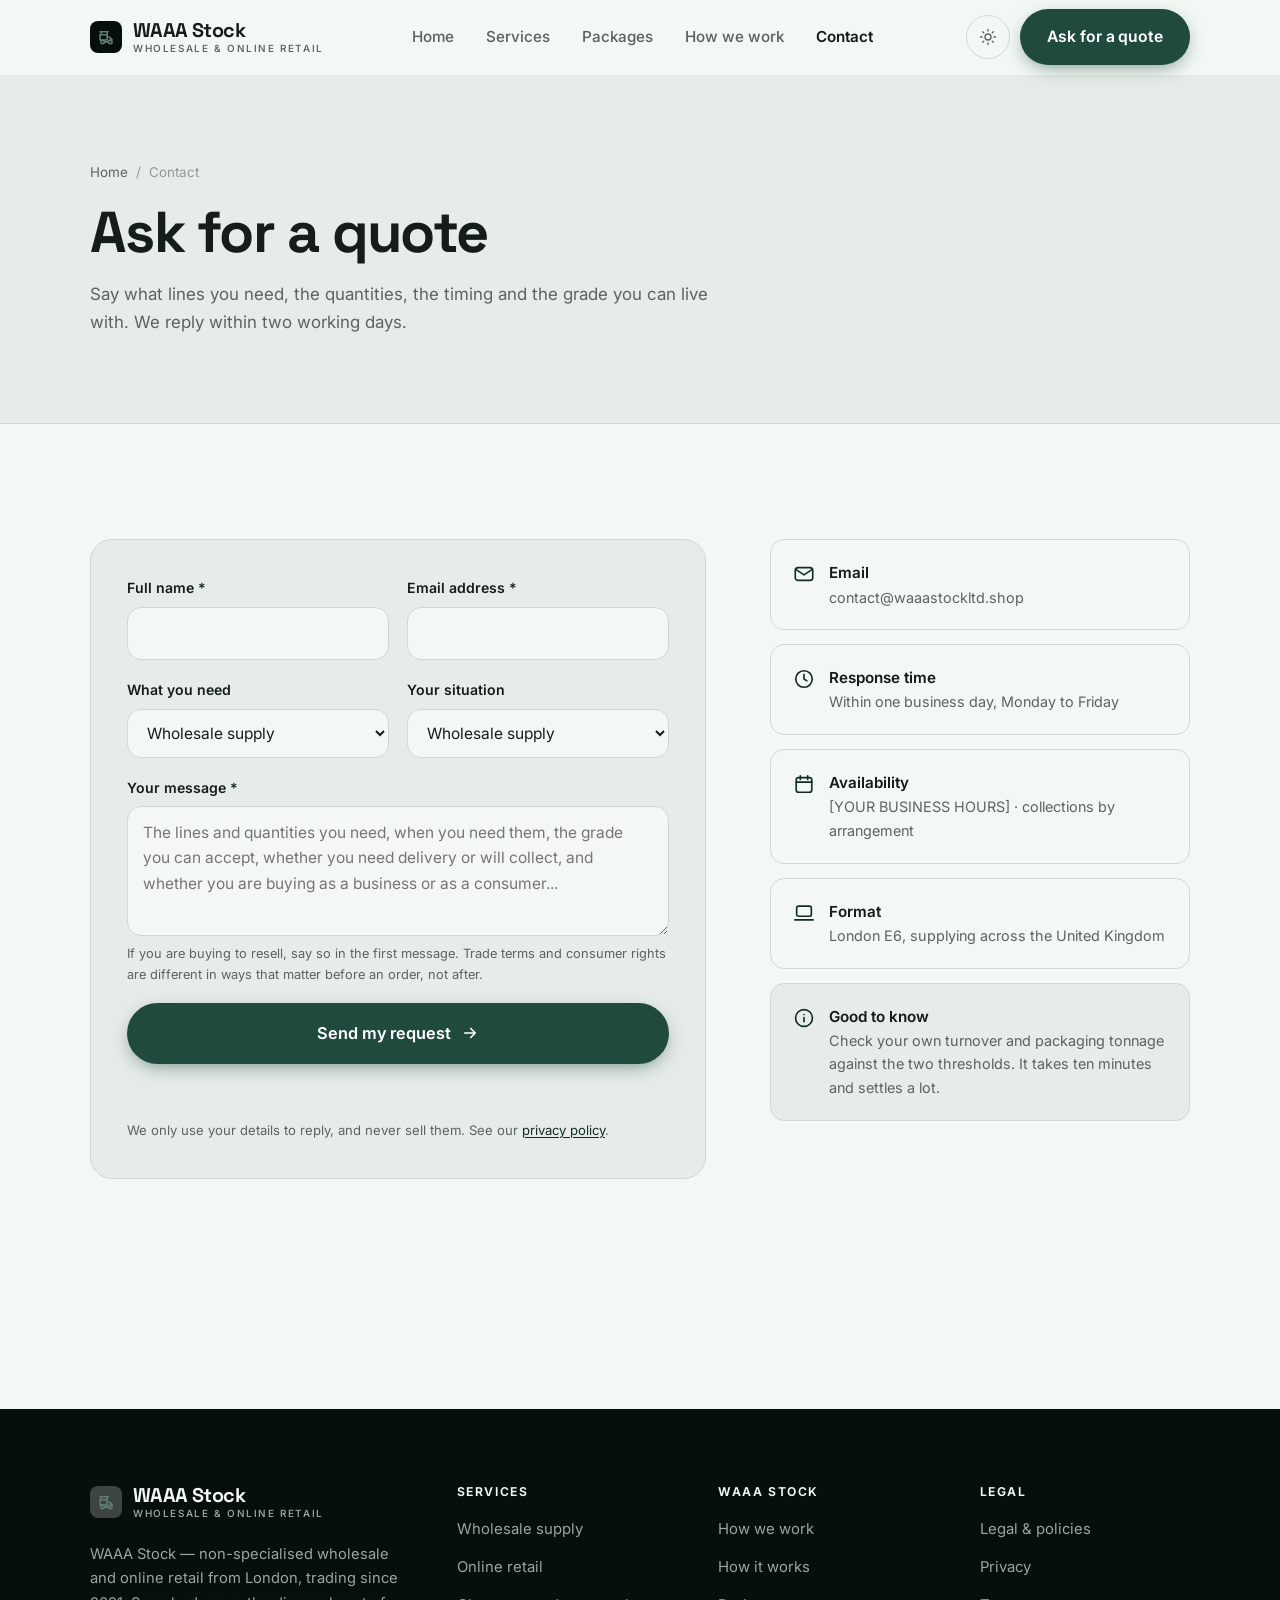
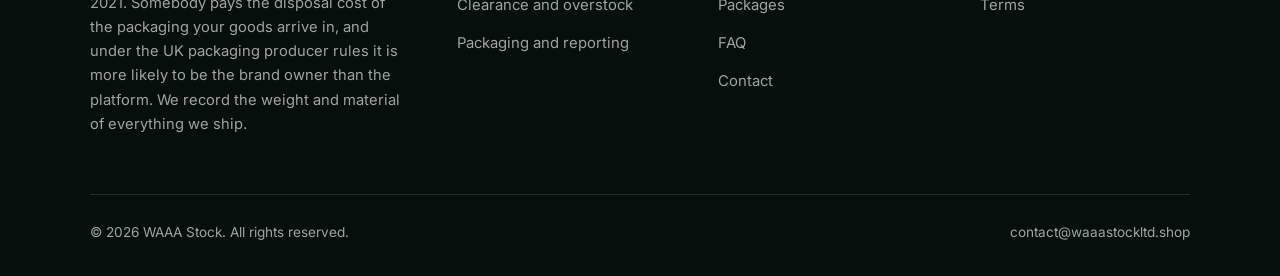
<file: contact.html>
<!DOCTYPE html>
<html lang="en" class="no-js">
<head>
<meta charset="utf-8">
<meta name="viewport" content="width=device-width, initial-scale=1">
<title>Contact — WAAA Stock</title>
<meta name="description" content="Contact WAAA Stock Ltd in London about wholesale supply, an online order or a clearance lot. We reply within two working days.">
<link rel="canonical" href="https://waaastockltd.shop/contact.html">

<meta property="og:type" content="website">
<meta property="og:url" content="https://waaastockltd.shop/contact.html">
<meta property="og:site_name" content="WAAA Stock">
<meta property="og:locale" content="en_US">
<meta property="og:title" content="Contact — WAAA Stock">
<meta property="og:description" content="Contact WAAA Stock Ltd in London about wholesale supply, an online order or a clearance lot. We reply within two working days.">
<meta name="theme-color" content="#060f0c">

<link rel="icon" href="assets/img/favicon.svg" type="image/svg+xml">
<link rel="preconnect" href="https://fonts.googleapis.com">
<link rel="preconnect" href="https://fonts.gstatic.com" crossorigin>
<link rel="stylesheet" href="https://fonts.googleapis.com/css2?family=Space+Grotesk:wght@400;500;700&family=Inter:wght@400..700&display=swap">
<link rel="stylesheet" href="assets/css/style.css">

<!-- Thème appliqué avant le premier rendu (évite le flash) -->
<script>
document.documentElement.classList.remove('no-js');
(function(){try{var t=localStorage.getItem('site-theme');if(t){document.documentElement.setAttribute('data-theme',t);}}catch(e){}})();
</script>
</head>

<body>
<a class="skip-link" href="#main">Skip to main content</a>

<header class="site-header">
  <nav class="wrap nav" aria-label="Main navigation">
    <a class="brand" href="index.html">
      <svg class="brand__mark" viewBox="0 0 64 64" aria-hidden="true">
        <rect class="bm-bg" width="64" height="64" rx="16"/>
        <g class="bm-ic" transform="translate(14 14) scale(1.5)" fill="none" stroke-width="2.1" stroke-linecap="round" stroke-linejoin="round"><path d="M4 5h11M5.5 5v4M13.5 5v4"/><path d="M4 9h9.5v7H4zM13.5 12h3l3.5 3.5V16h-2.2"/><circle cx="7.5" cy="18.5" r="2.3"/><circle cx="17.8" cy="18.5" r="2.3"/><path d="M9.8 18.5h5.7"/></g>
      </svg>
      <span>WAAA Stock<span class="brand__sub">WHOLESALE &amp; ONLINE RETAIL</span></span>
    </a>

    <ul class="nav__links" id="nav-links">
      <li><a href="index.html">Home</a></li>
      <li><a href="programs.html">Services</a></li>
      <li><a href="index.html#pricing">Packages</a></li>
      <li><a href="about.html">How we work</a></li>
      <li><a href="contact.html" aria-current="page">Contact</a></li>
      <li><a class="btn btn--primary" href="contact.html">Ask for a quote</a></li>
    </ul>

    <div class="nav__cta">
      <button class="theme-toggle" type="button" aria-label="Switch to dark theme">
        <svg class="icon-sun" viewBox="0 0 24 24" fill="none" stroke="currentColor" stroke-width="1.8" stroke-linecap="round" aria-hidden="true"><circle cx="12" cy="12" r="4"/><path d="M12 2v2m0 16v2M2 12h2m16 0h2M4.9 4.9l1.4 1.4m11.4 11.4 1.4 1.4M19.1 4.9l-1.4 1.4M6.3 17.7l-1.4 1.4"/></svg>
        <svg class="icon-moon" viewBox="0 0 24 24" fill="none" stroke="currentColor" stroke-width="1.8" stroke-linecap="round" stroke-linejoin="round" aria-hidden="true"><path d="M21 12.8A9 9 0 1 1 11.2 3a7 7 0 0 0 9.8 9.8z"/></svg>
      </button>
      <a class="btn btn--primary" href="contact.html">Ask for a quote</a>
      <button class="nav__toggle" type="button" aria-expanded="false" aria-controls="nav-links" aria-label="Open menu">
        <svg class="icon-open" viewBox="0 0 24 24" fill="none" stroke="currentColor" stroke-width="2" stroke-linecap="round" aria-hidden="true"><path d="M3 6h18M3 12h18M3 18h18"/></svg>
        <svg class="icon-close" viewBox="0 0 24 24" fill="none" stroke="currentColor" stroke-width="2" stroke-linecap="round" aria-hidden="true"><path d="M6 6l12 12M18 6L6 18"/></svg>
      </button>
    </div>
  </nav>
</header>

<main id="main">

<section class="page-head">
  <div class="wrap">
    <nav class="breadcrumb" aria-label="Breadcrumb">
      <a href="index.html">Home</a><span>/</span><span aria-current="page">Contact</span>
    </nav>
    <h1>Ask for a quote</h1>
    <p>Say what lines you need, the quantities, the timing and the grade you can live with. We reply within two working days.</p>
  </div>
</section>

<section class="section wrap">
  <div class="form-layout">

    <!--
      FORM: the action attribute holds a placeholder id. Create a free form at
      https://formspree.io and replace VOTRE_ID_FORMSPREE. Until then, the button
      opens the visitor's email app with a pre-filled message to contact@waaastockltd.shop.
    -->
    <form class="form" id="contact-form" action="https://formspree.io/f/VOTRE_ID_FORMSPREE" method="POST"
          data-email="contact@waaastockltd.shop" data-subject="Supply enquiry"
          data-msg-mail="Your email app will open with the message ready to send." data-msg-sending="Sending…"
          data-msg-ok="Thanks! Your message is on its way. We reply within one business day." data-msg-err="Sending failed. Please email us directly at">
      <div class="form__row">
        <div class="field">
          <label for="nom">Full name <span class="req" aria-hidden="true">*</span></label>
          <input type="text" id="nom" name="nom" autocomplete="name" required>
        </div>
        <div class="field">
          <label for="email">Email address <span class="req" aria-hidden="true">*</span></label>
          <input type="email" id="email" name="email" autocomplete="email" required>
        </div>
      </div>

      <div class="form__row">
        <div class="field">
          <label for="programme">What you need</label>
          <select id="programme" name="programme">
            <option>Wholesale supply</option>
            <option>Online retail</option>
            <option>Clearance and overstock</option>
            <option>Packaging and reporting</option>
            <option>Not sure yet</option>
          </select>
        </div>
        <div class="field">
          <label for="niveau">Your situation</label>
          <select id="niveau" name="niveau">
            <option>Wholesale supply</option>
            <option>A single online order</option>
            <option>A clearance or overstock lot</option>
            <option>Packaging data for my own reporting</option>
          </select>
        </div>
      </div>

      <div class="field">
        <label for="message">Your message <span class="req" aria-hidden="true">*</span></label>
        <textarea id="message" name="message" required placeholder="The lines and quantities you need, when you need them, the grade you can accept, whether you need delivery or will collect, and whether you are buying as a business or as a consumer..."></textarea>
        <span class="field__hint">If you are buying to resell, say so in the first message. Trade terms and consumer rights are different in ways that matter before an order, not after.</span>
      </div>

      <!-- Bot trap: hidden from humans -->
      <div class="visually-hidden" aria-hidden="true">
        <label for="site-web">Leave this field empty</label>
        <input type="text" id="site-web" name="_gotcha" tabindex="-1" autocomplete="off">
      </div>

      <button class="btn btn--primary btn--lg" type="submit">Send my request <svg viewBox="0 0 24 24" fill="none" stroke="currentColor" stroke-width="2.2" stroke-linecap="round" stroke-linejoin="round" aria-hidden="true"><path d="M5 12h14M13 6l6 6-6 6"/></svg></button>

      <p id="form-status" class="form__status" role="status" aria-live="polite"></p>

      <p class="form__note">
        We only use your details to reply, and never sell them. See our <a href="legal.html#privacy">privacy policy</a>.
      </p>
    </form>

    <aside class="contact-aside">
      <div class="contact-card">
        <svg viewBox="0 0 24 24" fill="none" stroke="currentColor" stroke-width="1.8" stroke-linecap="round" stroke-linejoin="round" aria-hidden="true"><rect x="2.5" y="5" width="19" height="14" rx="3"/><path d="M3 7l9 6 9-6"/></svg>
        <div><b>Email</b><a href="mailto:contact@waaastockltd.shop">contact@waaastockltd.shop</a></div>
      </div>
      <div class="contact-card">
        <svg viewBox="0 0 24 24" fill="none" stroke="currentColor" stroke-width="1.8" stroke-linecap="round" stroke-linejoin="round" aria-hidden="true"><circle cx="12" cy="12" r="9"/><path d="M12 7v5l3.2 2"/></svg>
        <div><b>Response time</b><span>Within one business day, Monday to Friday</span></div>
      </div>
      <div class="contact-card">
        <svg viewBox="0 0 24 24" fill="none" stroke="currentColor" stroke-width="1.8" stroke-linecap="round" stroke-linejoin="round" aria-hidden="true"><rect x="3.5" y="5" width="17" height="16" rx="2.5"/><path d="M8 3v4M16 3v4M3.5 10h17"/></svg>
        <div><b>Availability</b><span>[YOUR BUSINESS HOURS] · collections by arrangement</span></div>
      </div>
      <div class="contact-card">
        <svg viewBox="0 0 24 24" fill="none" stroke="currentColor" stroke-width="1.8" stroke-linecap="round" stroke-linejoin="round" aria-hidden="true"><rect x="4" y="4.5" width="16" height="11" rx="2"/><path d="M2 19.5h20"/></svg>
        <div><b>Format</b><span>London E6, supplying across the United Kingdom</span></div>
      </div>
      <div class="contact-card contact-card--soft">
        <svg viewBox="0 0 24 24" fill="none" stroke="currentColor" stroke-width="1.8" stroke-linecap="round" stroke-linejoin="round" aria-hidden="true"><circle cx="12" cy="12" r="9.2"/><path d="M12 16v-4.5M12 8.2v.1"/></svg>
        <div><b>Good to know</b><span>Check your own turnover and packaging tonnage against the two thresholds. It takes ten minutes and settles a lot.</span></div>
      </div>
    </aside>

  </div>
</section>

</main>

<footer class="site-footer">
  <div class="wrap">
    <div class="footer__grid">
      <div class="footer__brand">
        <a class="brand" href="index.html">
          <svg class="brand__mark" viewBox="0 0 64 64" aria-hidden="true">
        <rect class="bm-bg" width="64" height="64" rx="16"/>
        <g class="bm-ic" transform="translate(14 14) scale(1.5)" fill="none" stroke-width="2.1" stroke-linecap="round" stroke-linejoin="round"><path d="M4 5h11M5.5 5v4M13.5 5v4"/><path d="M4 9h9.5v7H4zM13.5 12h3l3.5 3.5V16h-2.2"/><circle cx="7.5" cy="18.5" r="2.3"/><circle cx="17.8" cy="18.5" r="2.3"/><path d="M9.8 18.5h5.7"/></g>
      </svg>
          <span>WAAA Stock<span class="brand__sub">WHOLESALE &amp; ONLINE RETAIL</span></span>
        </a>
        <p>WAAA Stock — non-specialised wholesale and online retail from London, trading since 2021. Somebody pays the disposal cost of the packaging your goods arrive in, and under the UK packaging producer rules it is more likely to be the brand owner than the platform. We record the weight and material of everything we ship.</p>
      </div>

      <div class="footer__col">
        <h4>Services</h4>
        <ul>
          <li><a href="programs.html#wholesale">Wholesale supply</a></li>
          <li><a href="programs.html#online">Online retail</a></li>
          <li><a href="programs.html#clearance">Clearance and overstock</a></li>
          <li><a href="programs.html#packaging">Packaging and reporting</a></li>
        </ul>
      </div>

      <div class="footer__col">
        <h4>WAAA Stock</h4>
        <ul>
          <li><a href="about.html">How we work</a></li>
          <li><a href="index.html#how-it-works">How it works</a></li>
          <li><a href="index.html#pricing">Packages</a></li>
          <li><a href="index.html#faq">FAQ</a></li>
          <li><a href="contact.html">Contact</a></li>
        </ul>
      </div>

      <div class="footer__col">
        <h4>Legal</h4>
        <ul>
          <li><a href="legal.html">Legal &amp; policies</a></li>
          <li><a href="legal.html#privacy">Privacy</a></li>
          <li><a href="legal.html#terms">Terms</a></li>
        </ul>
      </div>
    </div>

    <div class="footer__bottom">
      <p>© <span data-year>2026</span> WAAA Stock. All rights reserved.</p>
      <p><a href="mailto:contact@waaastockltd.shop">contact@waaastockltd.shop</a></p>
    </div>
  </div>
</footer>

<script src="assets/js/main.js" defer></script>
</body>
</html>
</file>
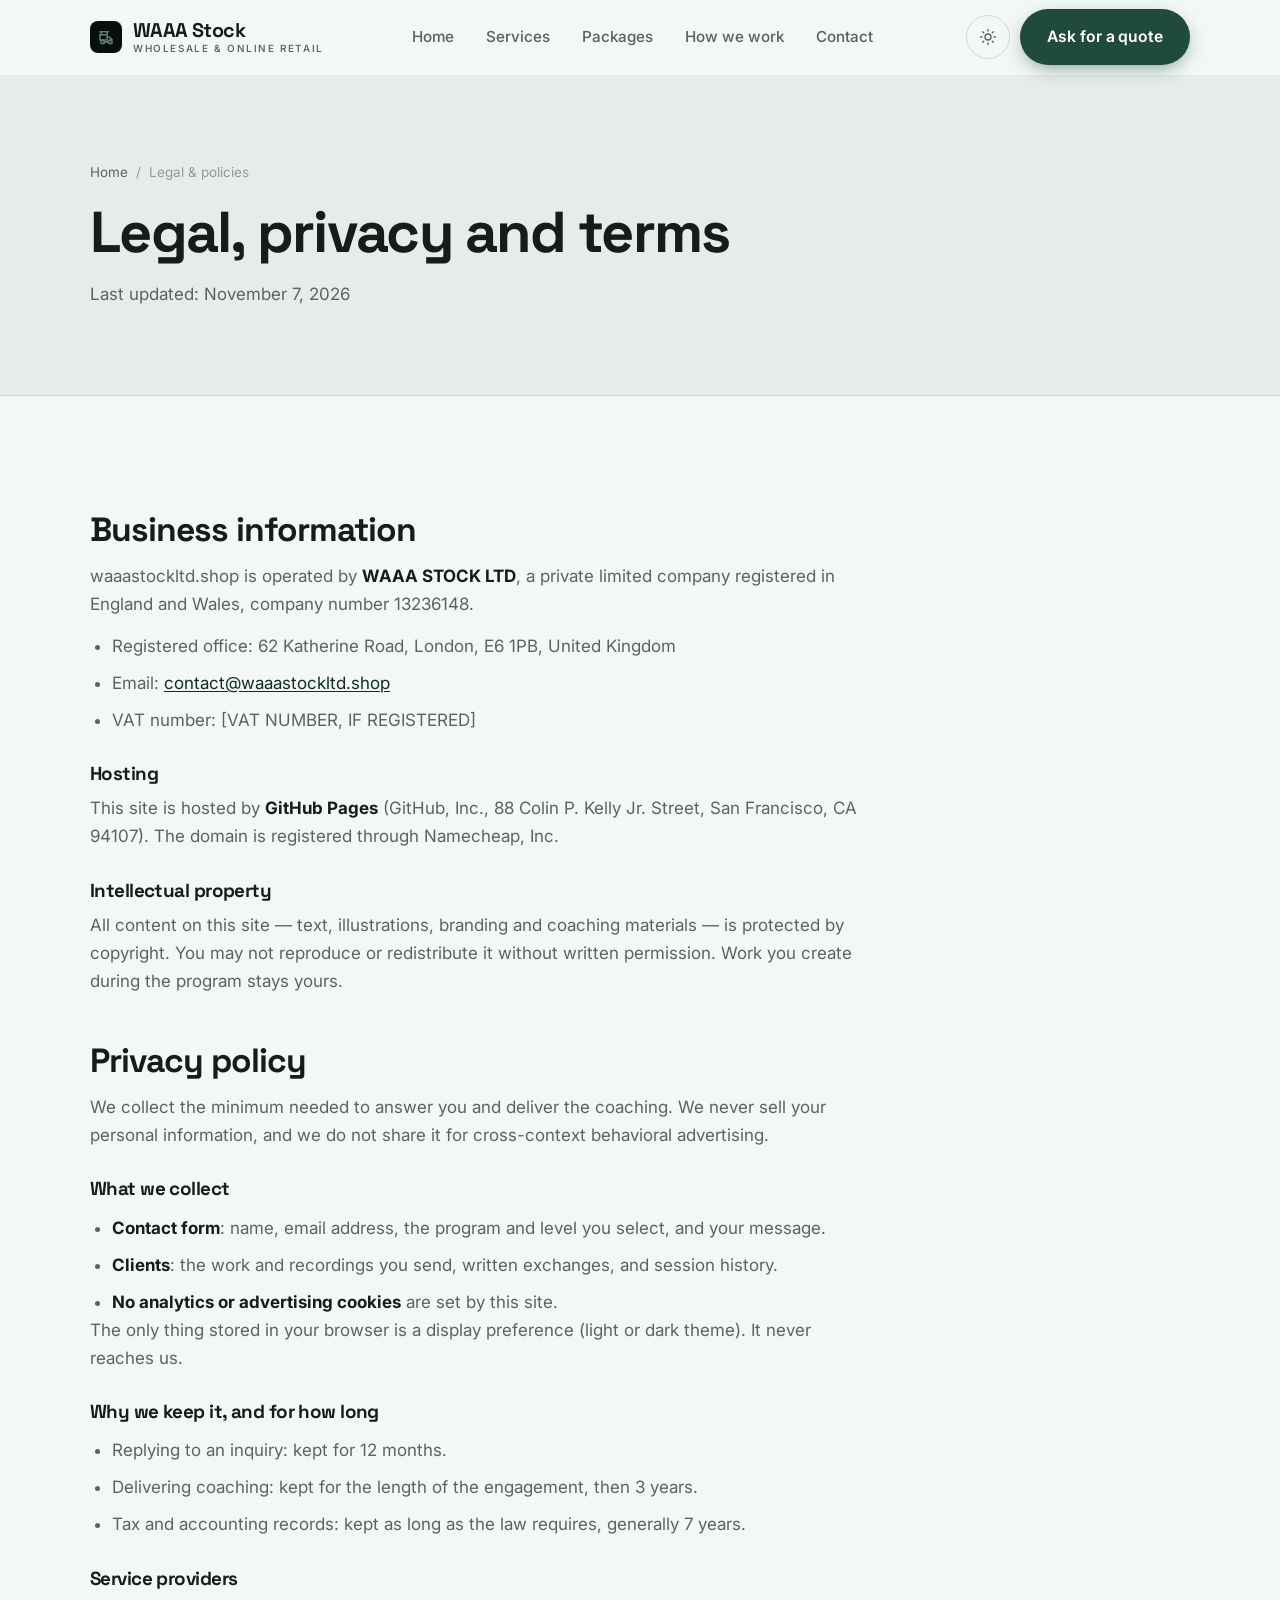
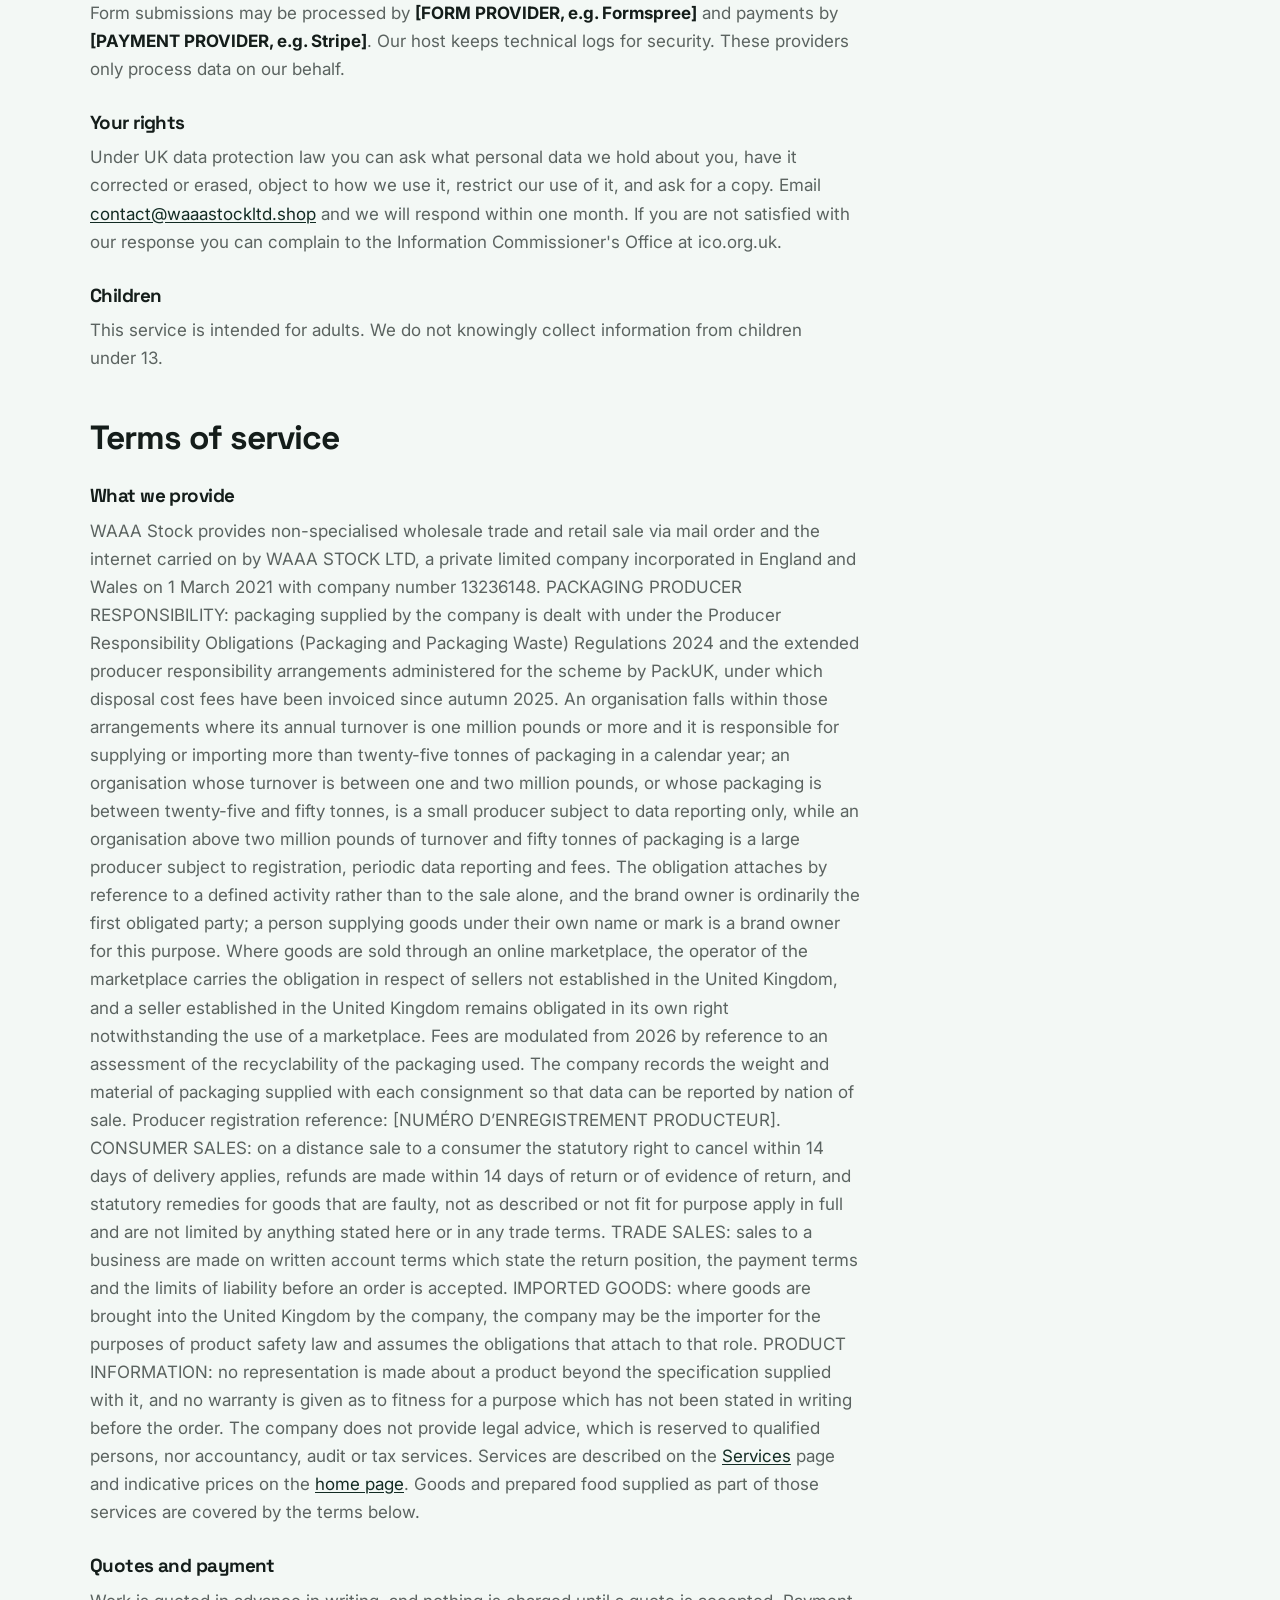
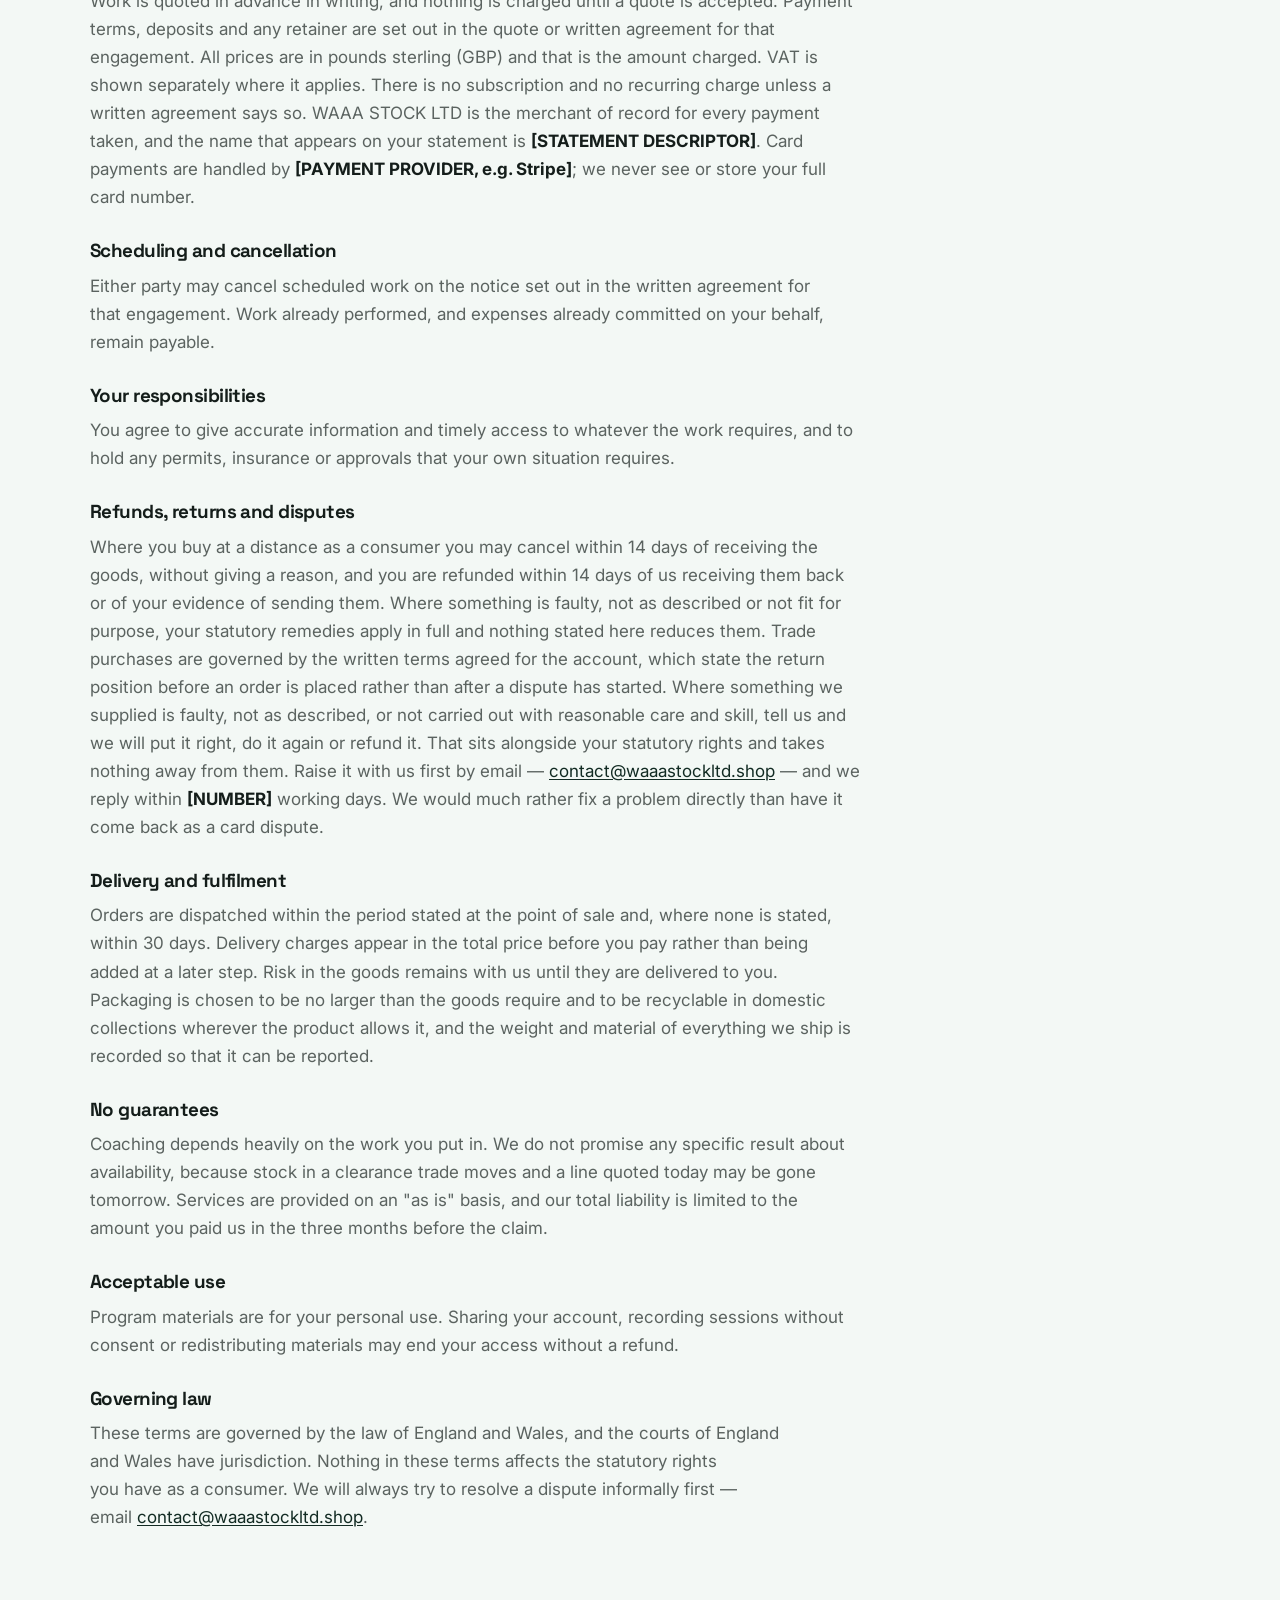
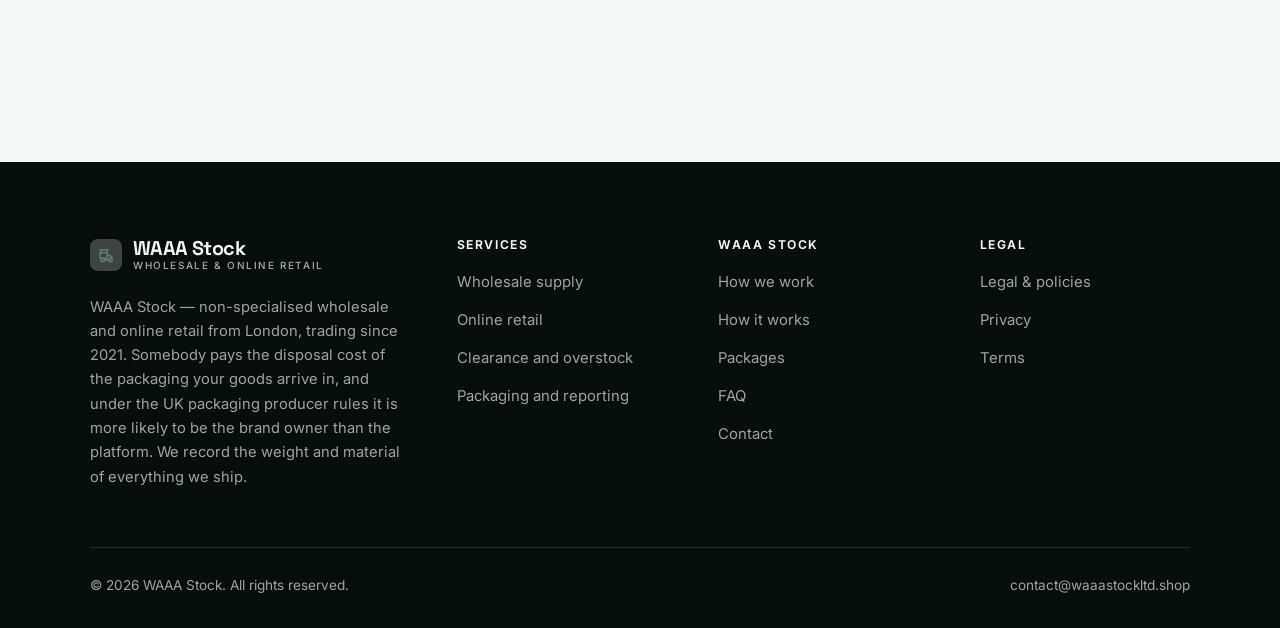
<file: legal.html>
<!DOCTYPE html>
<html lang="en" class="no-js">
<head>
<meta charset="utf-8">
<meta name="viewport" content="width=device-width, initial-scale=1">
<title>Legal, privacy and terms — WAAA Stock</title>
<meta name="description" content="Business information, privacy policy and terms of service for WAAA Stock.">
<meta name="robots" content="noindex">

<meta property="og:type" content="website">
<meta property="og:url" content="https://waaastockltd.shop/legal.html">
<meta property="og:site_name" content="WAAA Stock">
<meta property="og:locale" content="en_US">
<meta property="og:title" content="Legal, privacy and terms — WAAA Stock">
<meta property="og:description" content="Business information, privacy policy and terms of service for WAAA Stock.">
<meta name="theme-color" content="#060f0c">

<link rel="icon" href="assets/img/favicon.svg" type="image/svg+xml">
<link rel="preconnect" href="https://fonts.googleapis.com">
<link rel="preconnect" href="https://fonts.gstatic.com" crossorigin>
<link rel="stylesheet" href="https://fonts.googleapis.com/css2?family=Space+Grotesk:wght@400;500;700&family=Inter:wght@400..700&display=swap">
<link rel="stylesheet" href="assets/css/style.css">

<!-- Thème appliqué avant le premier rendu (évite le flash) -->
<script>
document.documentElement.classList.remove('no-js');
(function(){try{var t=localStorage.getItem('site-theme');if(t){document.documentElement.setAttribute('data-theme',t);}}catch(e){}})();
</script>
</head>

<body>
<a class="skip-link" href="#main">Skip to main content</a>

<header class="site-header">
  <nav class="wrap nav" aria-label="Main navigation">
    <a class="brand" href="index.html">
      <svg class="brand__mark" viewBox="0 0 64 64" aria-hidden="true">
        <rect class="bm-bg" width="64" height="64" rx="16"/>
        <g class="bm-ic" transform="translate(14 14) scale(1.5)" fill="none" stroke-width="2.1" stroke-linecap="round" stroke-linejoin="round"><path d="M4 5h11M5.5 5v4M13.5 5v4"/><path d="M4 9h9.5v7H4zM13.5 12h3l3.5 3.5V16h-2.2"/><circle cx="7.5" cy="18.5" r="2.3"/><circle cx="17.8" cy="18.5" r="2.3"/><path d="M9.8 18.5h5.7"/></g>
      </svg>
      <span>WAAA Stock<span class="brand__sub">WHOLESALE &amp; ONLINE RETAIL</span></span>
    </a>

    <ul class="nav__links" id="nav-links">
      <li><a href="index.html">Home</a></li>
      <li><a href="programs.html">Services</a></li>
      <li><a href="index.html#pricing">Packages</a></li>
      <li><a href="about.html">How we work</a></li>
      <li><a href="contact.html">Contact</a></li>
      <li><a class="btn btn--primary" href="contact.html">Ask for a quote</a></li>
    </ul>

    <div class="nav__cta">
      <button class="theme-toggle" type="button" aria-label="Switch to dark theme">
        <svg class="icon-sun" viewBox="0 0 24 24" fill="none" stroke="currentColor" stroke-width="1.8" stroke-linecap="round" aria-hidden="true"><circle cx="12" cy="12" r="4"/><path d="M12 2v2m0 16v2M2 12h2m16 0h2M4.9 4.9l1.4 1.4m11.4 11.4 1.4 1.4M19.1 4.9l-1.4 1.4M6.3 17.7l-1.4 1.4"/></svg>
        <svg class="icon-moon" viewBox="0 0 24 24" fill="none" stroke="currentColor" stroke-width="1.8" stroke-linecap="round" stroke-linejoin="round" aria-hidden="true"><path d="M21 12.8A9 9 0 1 1 11.2 3a7 7 0 0 0 9.8 9.8z"/></svg>
      </button>
      <a class="btn btn--primary" href="contact.html">Ask for a quote</a>
      <button class="nav__toggle" type="button" aria-expanded="false" aria-controls="nav-links" aria-label="Open menu">
        <svg class="icon-open" viewBox="0 0 24 24" fill="none" stroke="currentColor" stroke-width="2" stroke-linecap="round" aria-hidden="true"><path d="M3 6h18M3 12h18M3 18h18"/></svg>
        <svg class="icon-close" viewBox="0 0 24 24" fill="none" stroke="currentColor" stroke-width="2" stroke-linecap="round" aria-hidden="true"><path d="M6 6l12 12M18 6L6 18"/></svg>
      </button>
    </div>
  </nav>
</header>

<main id="main">

<section class="page-head">
  <div class="wrap">
    <nav class="breadcrumb" aria-label="Breadcrumb">
      <a href="index.html">Home</a><span>/</span><span aria-current="page">Legal &amp; policies</span>
    </nav>
    <h1>Legal, privacy and terms</h1>
    <p>Last updated: <time datetime="2026-11-07">November 7, 2026</time></p>
  </div>
</section>

<section class="section wrap">
  <div class="prose">

    <!--
      TO DO: this is a skeleton, not legal advice. Replace every [BRACKET] with
      your real details before selling, and have a lawyer review it if you can.
      Consumer protection rules differ by state.
    -->

    <h2 id="business">Business information</h2>
    <p>
      waaastockltd.shop is operated by <strong>WAAA STOCK LTD</strong>, a private limited
      company registered in England and Wales, company number 13236148.
    </p>
    <ul>
      <li>Registered office: 62 Katherine Road, London, E6 1PB, United Kingdom</li>
      <li>Email: <a href="mailto:contact@waaastockltd.shop">contact@waaastockltd.shop</a></li>
      <li>VAT number: [VAT NUMBER, IF REGISTERED]</li>
    </ul>

    <h3>Hosting</h3>
    <p>
      This site is hosted by <strong>GitHub Pages</strong> (GitHub, Inc., 88 Colin P. Kelly Jr. Street,
      San Francisco, CA 94107). The domain is registered through Namecheap, Inc.
    </p>

    <h3>Intellectual property</h3>
    <p>
      All content on this site — text, illustrations, branding and coaching materials — is protected by
      copyright. You may not reproduce or redistribute it without written permission. Work you create during
      the program stays yours.
    </p>

    <h2 id="privacy">Privacy policy</h2>
    <p>
      We collect the minimum needed to answer you and deliver the coaching. We never sell your personal
      information, and we do not share it for cross-context behavioral advertising.
    </p>
    <h3>What we collect</h3>
    <ul>
      <li><strong>Contact form</strong>: name, email address, the program and level you select, and your message.</li>
      <li><strong>Clients</strong>: the work and recordings you send, written exchanges, and session history.</li>
      <li><strong>No analytics or advertising cookies</strong> are set by this site.</li>
    </ul>
    <p>
      The only thing stored in your browser is a display preference (light or dark theme). It never reaches us.
    </p>
    <h3>Why we keep it, and for how long</h3>
    <ul>
      <li>Replying to an inquiry: kept for 12 months.</li>
      <li>Delivering coaching: kept for the length of the engagement, then 3 years.</li>
      <li>Tax and accounting records: kept as long as the law requires, generally 7 years.</li>
    </ul>
    <h3>Service providers</h3>
    <p>
      Form submissions may be processed by <strong>[FORM PROVIDER, e.g. Formspree]</strong> and payments by
      <strong>[PAYMENT PROVIDER, e.g. Stripe]</strong>. Our host keeps technical logs for security. These
      providers only process data on our behalf.
    </p>
    <h3>Your rights</h3>
    <p>
      Under UK data protection law you can ask what personal data we hold about you, have it corrected or
      erased, object to how we use it, restrict our use of it, and ask for a copy. Email
      <a href="mailto:contact@waaastockltd.shop">contact@waaastockltd.shop</a> and we will respond within one month. If you are not satisfied with
      our response you can complain to the Information Commissioner's Office at ico.org.uk.
    </p>
    <h3>Children</h3>
    <p>
      This service is intended for adults. We do not knowingly collect information from children under 13.
    </p>

    <h2 id="terms">Terms of service</h2>
    <h3>What we provide</h3>
    <p>
      WAAA Stock provides non-specialised wholesale trade and retail sale via mail order and the internet carried on by WAAA STOCK LTD, a private limited company incorporated in England and Wales on 1 March 2021 with company number 13236148. PACKAGING PRODUCER RESPONSIBILITY: packaging supplied by the company is dealt with under the Producer Responsibility Obligations (Packaging and Packaging Waste) Regulations 2024 and the extended producer responsibility arrangements administered for the scheme by PackUK, under which disposal cost fees have been invoiced since autumn 2025. An organisation falls within those arrangements where its annual turnover is one million pounds or more and it is responsible for supplying or importing more than twenty-five tonnes of packaging in a calendar year; an organisation whose turnover is between one and two million pounds, or whose packaging is between twenty-five and fifty tonnes, is a small producer subject to data reporting only, while an organisation above two million pounds of turnover and fifty tonnes of packaging is a large producer subject to registration, periodic data reporting and fees. The obligation attaches by reference to a defined activity rather than to the sale alone, and the brand owner is ordinarily the first obligated party; a person supplying goods under their own name or mark is a brand owner for this purpose. Where goods are sold through an online marketplace, the operator of the marketplace carries the obligation in respect of sellers not established in the United Kingdom, and a seller established in the United Kingdom remains obligated in its own right notwithstanding the use of a marketplace. Fees are modulated from 2026 by reference to an assessment of the recyclability of the packaging used. The company records the weight and material of packaging supplied with each consignment so that data can be reported by nation of sale. Producer registration reference: [NUMÉRO D’ENREGISTREMENT PRODUCTEUR]. CONSUMER SALES: on a distance sale to a consumer the statutory right to cancel within 14 days of delivery applies, refunds are made within 14 days of return or of evidence of return, and statutory remedies for goods that are faulty, not as described or not fit for purpose apply in full and are not limited by anything stated here or in any trade terms. TRADE SALES: sales to a business are made on written account terms which state the return position, the payment terms and the limits of liability before an order is accepted. IMPORTED GOODS: where goods are brought into the United Kingdom by the company, the company may be the importer for the purposes of product safety law and assumes the obligations that attach to that role. PRODUCT INFORMATION: no representation is made about a product beyond the specification supplied with it, and no warranty is given as to fitness for a purpose which has not been stated in writing before the order. The company does not provide legal advice, which is reserved to qualified persons, nor accountancy, audit or tax services. Services are described on the
      <a href="programs.html">Services</a> page and indicative prices on the
      <a href="index.html#pricing">home page</a>.
      Goods and prepared food supplied as part of those services are covered by the terms below.
    </p>
    <h3>Quotes and payment</h3>
    <p>
      Work is quoted in advance in writing, and nothing is charged until a quote is accepted. Payment terms,
      deposits and any retainer are set out in the quote or written agreement for that engagement.
      All prices are in pounds sterling (GBP) and that is the amount charged. VAT is shown separately where it applies.
      There is no subscription and no recurring charge unless a written agreement says so.
      WAAA STOCK LTD is the merchant of record for every payment taken, and the name that
      appears on your statement is <strong>[STATEMENT DESCRIPTOR]</strong>. Card payments are handled by
      <strong>[PAYMENT PROVIDER, e.g. Stripe]</strong>; we never see or store your full card number.
    </p>
    <h3>Scheduling and cancellation</h3>
    <p>
      Either party may cancel scheduled work on the notice set out in the written agreement for that engagement.
      Work already performed, and expenses already committed on your behalf, remain payable.
    </p>
    <h3>Your responsibilities</h3>
    <p>
      You agree to give accurate information and timely access to whatever the work requires, and to hold any
      permits, insurance or approvals that your own situation requires.
    </p>
    <h3>Refunds, returns and disputes</h3>
    <p>
      Where you buy at a distance as a consumer you may cancel within 14 days of receiving the goods, without giving a reason, and you are refunded within 14 days of us receiving them back or of your evidence of sending them. Where something is faulty, not as described or not fit for purpose, your statutory remedies apply in full and nothing stated here reduces them. Trade purchases are governed by the written terms agreed for the account, which state the return position before an order is placed rather than after a dispute has started.
      Where something we supplied is faulty, not as described, or not carried out with reasonable care and skill,
      tell us and we will put it right, do it again or refund it. That sits alongside your statutory rights and
      takes nothing away from them. Raise it with us first by email —
      <a href="mailto:contact@waaastockltd.shop">contact@waaastockltd.shop</a> — and we reply within <strong>[NUMBER]</strong> working days.
      We would much rather fix a problem directly than have it come back as a card dispute.
    </p>
    <h3>Delivery and fulfilment</h3>
    <p>
      Orders are dispatched within the period stated at the point of sale and, where none is stated, within 30 days. Delivery charges appear in the total price before you pay rather than being added at a later step. Risk in the goods remains with us until they are delivered to you. Packaging is chosen to be no larger than the goods require and to be recyclable in domestic collections wherever the product allows it, and the weight and material of everything we ship is recorded so that it can be reported.
    </p>

    <h3>No guarantees</h3>
    <p>
      Coaching depends heavily on the work you put in. We do not promise any specific result
      about availability, because stock in a clearance trade moves and a line quoted today may be gone tomorrow. Services are provided on an "as is" basis, and our total
      liability is limited to the amount you paid us in the three months before the claim.
    </p>
    <h3>Acceptable use</h3>
    <p>
      Program materials are for your personal use. Sharing your account, recording sessions without consent
      or redistributing materials may end your access without a refund.
    </p>
    <h3>Governing law</h3>
    <p>
      These terms are governed by the law of England and Wales, and the courts of England and Wales have jurisdiction. Nothing in these terms affects the statutory rights you have as a consumer. We will always
      try to resolve a dispute informally first — email <a href="mailto:contact@waaastockltd.shop">contact@waaastockltd.shop</a>.
    </p>

  </div>
</section>

</main>

<footer class="site-footer">
  <div class="wrap">
    <div class="footer__grid">
      <div class="footer__brand">
        <a class="brand" href="index.html">
          <svg class="brand__mark" viewBox="0 0 64 64" aria-hidden="true">
        <rect class="bm-bg" width="64" height="64" rx="16"/>
        <g class="bm-ic" transform="translate(14 14) scale(1.5)" fill="none" stroke-width="2.1" stroke-linecap="round" stroke-linejoin="round"><path d="M4 5h11M5.5 5v4M13.5 5v4"/><path d="M4 9h9.5v7H4zM13.5 12h3l3.5 3.5V16h-2.2"/><circle cx="7.5" cy="18.5" r="2.3"/><circle cx="17.8" cy="18.5" r="2.3"/><path d="M9.8 18.5h5.7"/></g>
      </svg>
          <span>WAAA Stock<span class="brand__sub">WHOLESALE &amp; ONLINE RETAIL</span></span>
        </a>
        <p>WAAA Stock — non-specialised wholesale and online retail from London, trading since 2021. Somebody pays the disposal cost of the packaging your goods arrive in, and under the UK packaging producer rules it is more likely to be the brand owner than the platform. We record the weight and material of everything we ship.</p>
      </div>

      <div class="footer__col">
        <h4>Services</h4>
        <ul>
          <li><a href="programs.html#wholesale">Wholesale supply</a></li>
          <li><a href="programs.html#online">Online retail</a></li>
          <li><a href="programs.html#clearance">Clearance and overstock</a></li>
          <li><a href="programs.html#packaging">Packaging and reporting</a></li>
        </ul>
      </div>

      <div class="footer__col">
        <h4>WAAA Stock</h4>
        <ul>
          <li><a href="about.html">How we work</a></li>
          <li><a href="index.html#how-it-works">How it works</a></li>
          <li><a href="index.html#pricing">Packages</a></li>
          <li><a href="index.html#faq">FAQ</a></li>
          <li><a href="contact.html">Contact</a></li>
        </ul>
      </div>

      <div class="footer__col">
        <h4>Legal</h4>
        <ul>
          <li><a href="legal.html">Legal &amp; policies</a></li>
          <li><a href="legal.html#privacy">Privacy</a></li>
          <li><a href="legal.html#terms">Terms</a></li>
        </ul>
      </div>
    </div>

    <div class="footer__bottom">
      <p>© <span data-year>2026</span> WAAA Stock. All rights reserved.</p>
      <p><a href="mailto:contact@waaastockltd.shop">contact@waaastockltd.shop</a></p>
    </div>
  </div>
</footer>

<script src="assets/js/main.js" defer></script>
</body>
</html>
</file>
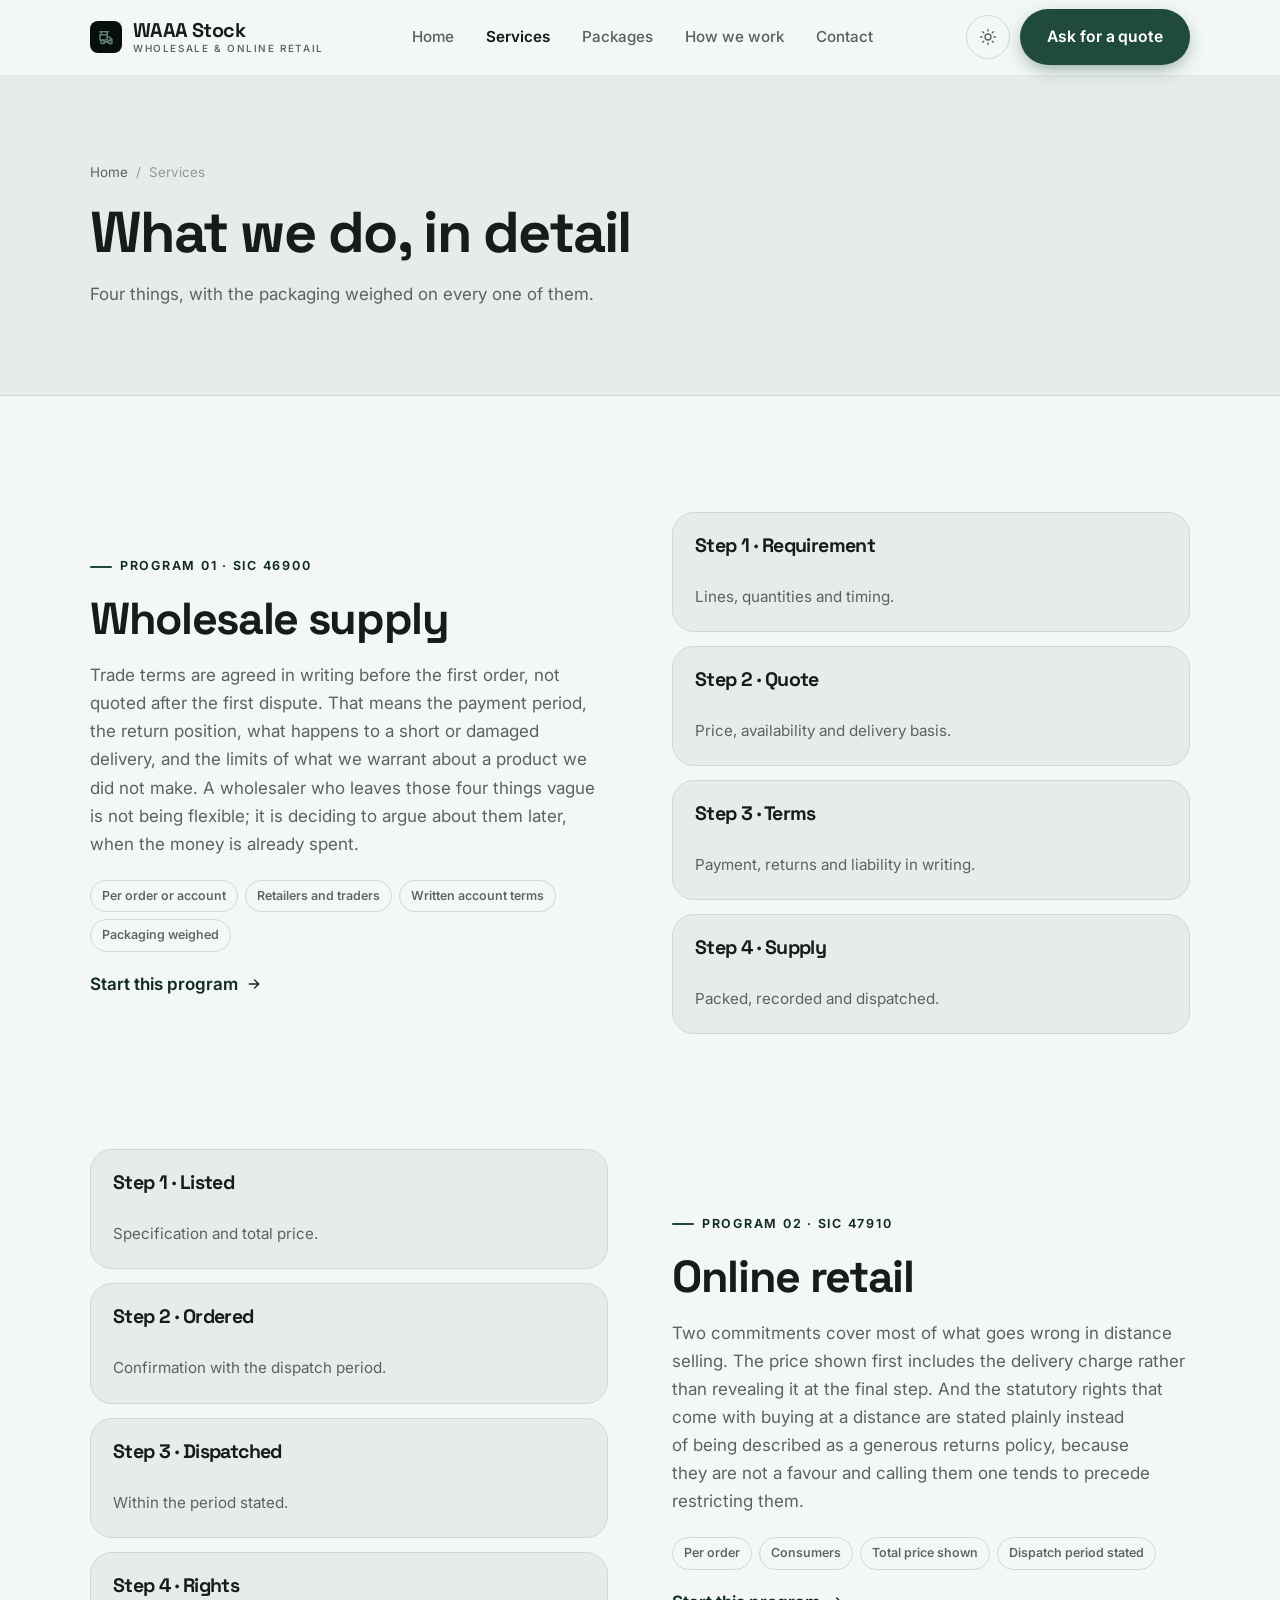
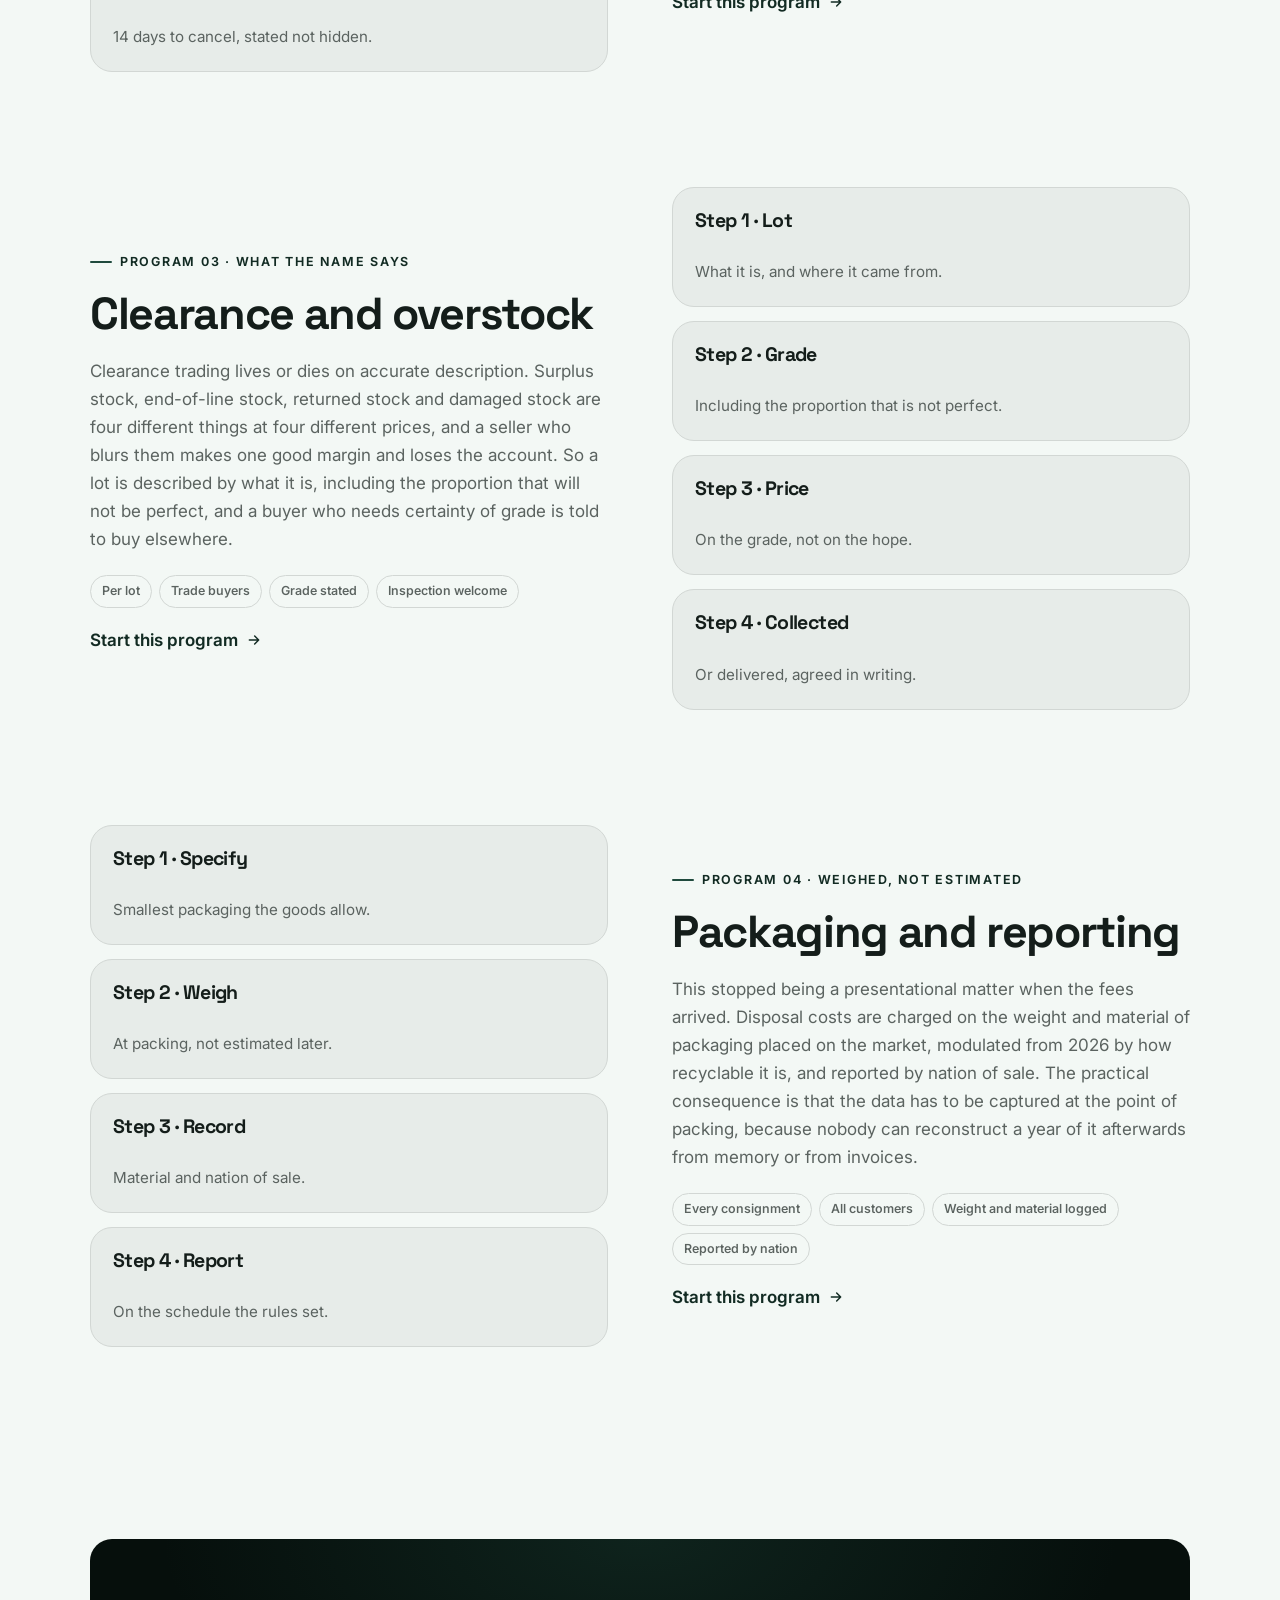
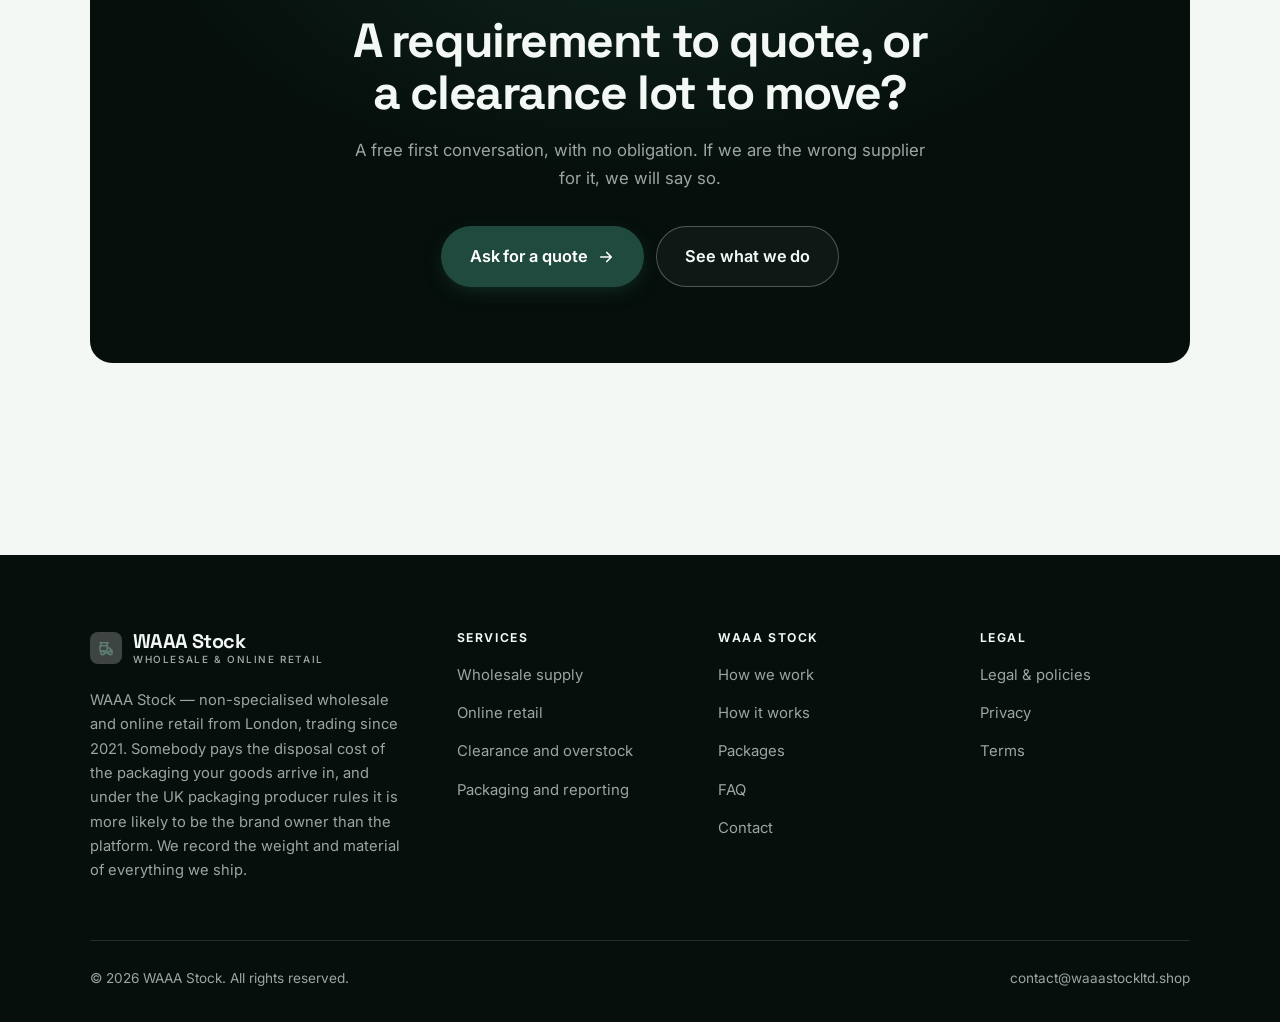
<file: programs.html>
<!DOCTYPE html>
<html lang="en" class="no-js">
<head>
<meta charset="utf-8">
<meta name="viewport" content="width=device-width, initial-scale=1">
<title>Services — WAAA Stock</title>
<meta name="description" content="What WAAA Stock Ltd does: wholesale supply, online retail, clearance and overstock, and packaging chosen to be recyclable and recorded for reporting.">
<link rel="canonical" href="https://waaastockltd.shop/programs.html">

<meta property="og:type" content="website">
<meta property="og:url" content="https://waaastockltd.shop/programs.html">
<meta property="og:site_name" content="WAAA Stock">
<meta property="og:locale" content="en_US">
<meta property="og:title" content="Services — WAAA Stock">
<meta property="og:description" content="What WAAA Stock Ltd does: wholesale supply, online retail, clearance and overstock, and packaging chosen to be recyclable and recorded for reporting.">
<meta name="theme-color" content="#060f0c">

<link rel="icon" href="assets/img/favicon.svg" type="image/svg+xml">
<link rel="preconnect" href="https://fonts.googleapis.com">
<link rel="preconnect" href="https://fonts.gstatic.com" crossorigin>
<link rel="stylesheet" href="https://fonts.googleapis.com/css2?family=Space+Grotesk:wght@400;500;700&family=Inter:wght@400..700&display=swap">
<link rel="stylesheet" href="assets/css/style.css">

<!-- Thème appliqué avant le premier rendu (évite le flash) -->
<script>
document.documentElement.classList.remove('no-js');
(function(){try{var t=localStorage.getItem('site-theme');if(t){document.documentElement.setAttribute('data-theme',t);}}catch(e){}})();
</script>
</head>

<body>
<a class="skip-link" href="#main">Skip to main content</a>

<header class="site-header">
  <nav class="wrap nav" aria-label="Main navigation">
    <a class="brand" href="index.html">
      <svg class="brand__mark" viewBox="0 0 64 64" aria-hidden="true">
        <rect class="bm-bg" width="64" height="64" rx="16"/>
        <g class="bm-ic" transform="translate(14 14) scale(1.5)" fill="none" stroke-width="2.1" stroke-linecap="round" stroke-linejoin="round"><path d="M4 5h11M5.5 5v4M13.5 5v4"/><path d="M4 9h9.5v7H4zM13.5 12h3l3.5 3.5V16h-2.2"/><circle cx="7.5" cy="18.5" r="2.3"/><circle cx="17.8" cy="18.5" r="2.3"/><path d="M9.8 18.5h5.7"/></g>
      </svg>
      <span>WAAA Stock<span class="brand__sub">WHOLESALE &amp; ONLINE RETAIL</span></span>
    </a>

    <ul class="nav__links" id="nav-links">
      <li><a href="index.html">Home</a></li>
      <li><a href="programs.html" aria-current="page">Services</a></li>
      <li><a href="index.html#pricing">Packages</a></li>
      <li><a href="about.html">How we work</a></li>
      <li><a href="contact.html">Contact</a></li>
      <li><a class="btn btn--primary" href="contact.html">Ask for a quote</a></li>
    </ul>

    <div class="nav__cta">
      <button class="theme-toggle" type="button" aria-label="Switch to dark theme">
        <svg class="icon-sun" viewBox="0 0 24 24" fill="none" stroke="currentColor" stroke-width="1.8" stroke-linecap="round" aria-hidden="true"><circle cx="12" cy="12" r="4"/><path d="M12 2v2m0 16v2M2 12h2m16 0h2M4.9 4.9l1.4 1.4m11.4 11.4 1.4 1.4M19.1 4.9l-1.4 1.4M6.3 17.7l-1.4 1.4"/></svg>
        <svg class="icon-moon" viewBox="0 0 24 24" fill="none" stroke="currentColor" stroke-width="1.8" stroke-linecap="round" stroke-linejoin="round" aria-hidden="true"><path d="M21 12.8A9 9 0 1 1 11.2 3a7 7 0 0 0 9.8 9.8z"/></svg>
      </button>
      <a class="btn btn--primary" href="contact.html">Ask for a quote</a>
      <button class="nav__toggle" type="button" aria-expanded="false" aria-controls="nav-links" aria-label="Open menu">
        <svg class="icon-open" viewBox="0 0 24 24" fill="none" stroke="currentColor" stroke-width="2" stroke-linecap="round" aria-hidden="true"><path d="M3 6h18M3 12h18M3 18h18"/></svg>
        <svg class="icon-close" viewBox="0 0 24 24" fill="none" stroke="currentColor" stroke-width="2" stroke-linecap="round" aria-hidden="true"><path d="M6 6l12 12M18 6L6 18"/></svg>
      </button>
    </div>
  </nav>
</header>

<main id="main">

<section class="page-head">
  <div class="wrap">
    <nav class="breadcrumb" aria-label="Breadcrumb">
      <a href="index.html">Home</a><span>/</span><span aria-current="page">Services</span>
    </nav>
    <h1>What we do, in detail</h1>
    <p>Four things, with the packaging weighed on every one of them.</p>
  </div>
</section>

<section class="section wrap" id="wholesale">
  <div class="split reveal">
    <div>
      <span class="eyebrow">Program 01 · SIC 46900</span>
      <h2>Wholesale supply</h2>
      <p>Trade terms are agreed in writing before the first order, not quoted after the first dispute. That means the payment period, the return position, what happens to a short or damaged delivery, and the limits of what we warrant about a product we did not make. A wholesaler who leaves those four things vague is not being flexible; it is deciding to argue about them later, when the money is already spent.</p>
      <ul class="tags"><li>Per order or account</li><li>Retailers and traders</li><li>Written account terms</li><li>Packaging weighed</li></ul>
      <p><a class="arrow-link" href="contact.html">Start this program <svg viewBox="0 0 24 24" fill="none" stroke="currentColor" stroke-width="2.2" stroke-linecap="round" stroke-linejoin="round" aria-hidden="true"><path d="M5 12h14M13 6l6 6-6 6"/></svg></a></p>
    </div>
    <div class="grid grid--2 grid--tight">
      <article class="card card--sm">
        <h3>Step 1 · Requirement</h3>
        <p>Lines, quantities and timing.</p>
      </article>
      <article class="card card--sm">
        <h3>Step 2 · Quote</h3>
        <p>Price, availability and delivery basis.</p>
      </article>
      <article class="card card--sm">
        <h3>Step 3 · Terms</h3>
        <p>Payment, returns and liability in writing.</p>
      </article>
      <article class="card card--sm">
        <h3>Step 4 · Supply</h3>
        <p>Packed, recorded and dispatched.</p>
      </article>
    </div>
  </div>
</section>

<section class="section section--flush wrap" id="online">
  <div class="split reveal">
    <div class="grid grid--2 grid--tight">
      <article class="card card--sm">
        <h3>Step 1 · Listed</h3>
        <p>Specification and total price.</p>
      </article>
      <article class="card card--sm">
        <h3>Step 2 · Ordered</h3>
        <p>Confirmation with the dispatch period.</p>
      </article>
      <article class="card card--sm">
        <h3>Step 3 · Dispatched</h3>
        <p>Within the period stated.</p>
      </article>
      <article class="card card--sm">
        <h3>Step 4 · Rights</h3>
        <p>14 days to cancel, stated not hidden.</p>
      </article>
    </div>
    <div>
      <span class="eyebrow">Program 02 · SIC 47910</span>
      <h2>Online retail</h2>
      <p>Two commitments cover most of what goes wrong in distance selling. The price shown first includes the delivery charge rather than revealing it at the final step. And the statutory rights that come with buying at a distance are stated plainly instead of being described as a generous returns policy, because they are not a favour and calling them one tends to precede restricting them.</p>
      <ul class="tags"><li>Per order</li><li>Consumers</li><li>Total price shown</li><li>Dispatch period stated</li></ul>
      <p><a class="arrow-link" href="contact.html">Start this program <svg viewBox="0 0 24 24" fill="none" stroke="currentColor" stroke-width="2.2" stroke-linecap="round" stroke-linejoin="round" aria-hidden="true"><path d="M5 12h14M13 6l6 6-6 6"/></svg></a></p>
    </div>
  </div>
</section>

<section class="section section--flush wrap" id="clearance">
  <div class="split reveal">
    <div>
      <span class="eyebrow">Program 03 · What the name says</span>
      <h2>Clearance and overstock</h2>
      <p>Clearance trading lives or dies on accurate description. Surplus stock, end-of-line stock, returned stock and damaged stock are four different things at four different prices, and a seller who blurs them makes one good margin and loses the account. So a lot is described by what it is, including the proportion that will not be perfect, and a buyer who needs certainty of grade is told to buy elsewhere.</p>
      <ul class="tags"><li>Per lot</li><li>Trade buyers</li><li>Grade stated</li><li>Inspection welcome</li></ul>
      <p><a class="arrow-link" href="contact.html">Start this program <svg viewBox="0 0 24 24" fill="none" stroke="currentColor" stroke-width="2.2" stroke-linecap="round" stroke-linejoin="round" aria-hidden="true"><path d="M5 12h14M13 6l6 6-6 6"/></svg></a></p>
    </div>
    <div class="grid grid--2 grid--tight">
      <article class="card card--sm">
        <h3>Step 1 · Lot</h3>
        <p>What it is, and where it came from.</p>
      </article>
      <article class="card card--sm">
        <h3>Step 2 · Grade</h3>
        <p>Including the proportion that is not perfect.</p>
      </article>
      <article class="card card--sm">
        <h3>Step 3 · Price</h3>
        <p>On the grade, not on the hope.</p>
      </article>
      <article class="card card--sm">
        <h3>Step 4 · Collected</h3>
        <p>Or delivered, agreed in writing.</p>
      </article>
    </div>
  </div>
</section>

<section class="section section--flush wrap" id="packaging">
  <div class="split reveal">
    <div class="grid grid--2 grid--tight">
      <article class="card card--sm">
        <h3>Step 1 · Specify</h3>
        <p>Smallest packaging the goods allow.</p>
      </article>
      <article class="card card--sm">
        <h3>Step 2 · Weigh</h3>
        <p>At packing, not estimated later.</p>
      </article>
      <article class="card card--sm">
        <h3>Step 3 · Record</h3>
        <p>Material and nation of sale.</p>
      </article>
      <article class="card card--sm">
        <h3>Step 4 · Report</h3>
        <p>On the schedule the rules set.</p>
      </article>
    </div>
    <div>
      <span class="eyebrow">Program 04 · Weighed, not estimated</span>
      <h2>Packaging and reporting</h2>
      <p>This stopped being a presentational matter when the fees arrived. Disposal costs are charged on the weight and material of packaging placed on the market, modulated from 2026 by how recyclable it is, and reported by nation of sale. The practical consequence is that the data has to be captured at the point of packing, because nobody can reconstruct a year of it afterwards from memory or from invoices.</p>
      <ul class="tags"><li>Every consignment</li><li>All customers</li><li>Weight and material logged</li><li>Reported by nation</li></ul>
      <p><a class="arrow-link" href="contact.html">Start this program <svg viewBox="0 0 24 24" fill="none" stroke="currentColor" stroke-width="2.2" stroke-linecap="round" stroke-linejoin="round" aria-hidden="true"><path d="M5 12h14M13 6l6 6-6 6"/></svg></a></p>
    </div>
  </div>
</section>

<section class="wrap section--tight">
  <div class="cta-band reveal">
    <h2>A requirement to quote, or a clearance lot to move?</h2>
    <p>A free first conversation, with no obligation. If we are the wrong supplier for it, we will say so.</p>
    <div class="hero__actions">
      <a class="btn btn--primary btn--lg" href="contact.html">Ask for a quote <svg viewBox="0 0 24 24" fill="none" stroke="currentColor" stroke-width="2.2" stroke-linecap="round" stroke-linejoin="round" aria-hidden="true"><path d="M5 12h14M13 6l6 6-6 6"/></svg></a>
      <a class="btn btn--on-dark btn--lg" href="programs.html">See what we do</a>
    </div>
  </div>
</section>

</main>

<footer class="site-footer">
  <div class="wrap">
    <div class="footer__grid">
      <div class="footer__brand">
        <a class="brand" href="index.html">
          <svg class="brand__mark" viewBox="0 0 64 64" aria-hidden="true">
        <rect class="bm-bg" width="64" height="64" rx="16"/>
        <g class="bm-ic" transform="translate(14 14) scale(1.5)" fill="none" stroke-width="2.1" stroke-linecap="round" stroke-linejoin="round"><path d="M4 5h11M5.5 5v4M13.5 5v4"/><path d="M4 9h9.5v7H4zM13.5 12h3l3.5 3.5V16h-2.2"/><circle cx="7.5" cy="18.5" r="2.3"/><circle cx="17.8" cy="18.5" r="2.3"/><path d="M9.8 18.5h5.7"/></g>
      </svg>
          <span>WAAA Stock<span class="brand__sub">WHOLESALE &amp; ONLINE RETAIL</span></span>
        </a>
        <p>WAAA Stock — non-specialised wholesale and online retail from London, trading since 2021. Somebody pays the disposal cost of the packaging your goods arrive in, and under the UK packaging producer rules it is more likely to be the brand owner than the platform. We record the weight and material of everything we ship.</p>
      </div>

      <div class="footer__col">
        <h4>Services</h4>
        <ul>
          <li><a href="programs.html#wholesale">Wholesale supply</a></li>
          <li><a href="programs.html#online">Online retail</a></li>
          <li><a href="programs.html#clearance">Clearance and overstock</a></li>
          <li><a href="programs.html#packaging">Packaging and reporting</a></li>
        </ul>
      </div>

      <div class="footer__col">
        <h4>WAAA Stock</h4>
        <ul>
          <li><a href="about.html">How we work</a></li>
          <li><a href="index.html#how-it-works">How it works</a></li>
          <li><a href="index.html#pricing">Packages</a></li>
          <li><a href="index.html#faq">FAQ</a></li>
          <li><a href="contact.html">Contact</a></li>
        </ul>
      </div>

      <div class="footer__col">
        <h4>Legal</h4>
        <ul>
          <li><a href="legal.html">Legal &amp; policies</a></li>
          <li><a href="legal.html#privacy">Privacy</a></li>
          <li><a href="legal.html#terms">Terms</a></li>
        </ul>
      </div>
    </div>

    <div class="footer__bottom">
      <p>© <span data-year>2026</span> WAAA Stock. All rights reserved.</p>
      <p><a href="mailto:contact@waaastockltd.shop">contact@waaastockltd.shop</a></p>
    </div>
  </div>
</footer>

<script src="assets/js/main.js" defer></script>
</body>
</html>
</file>
<file: assets/css/style.css>
/* WAAA Stock — couleurs et polices de la marque.
   Modifier ces valeurs suffit à changer l'identité visuelle de tout le site. */
:root {
  --c-accent:    #1f4a3d;
  --c-on-accent: #ffffff;
  --c-ink:       #060f0c;
  --c-paper:     #f3f8f5;

  --accent-ink-light: color-mix(in srgb, var(--c-accent) 58%, black);
  --accent-on-dark:   color-mix(in srgb, var(--c-accent) 72%, white);

  --font-display: "Space Grotesk", system-ui, -apple-system, "Segoe UI", sans-serif;
  --font-body: "Inter", system-ui, -apple-system, "Segoe UI", sans-serif;
  --display-weight: 700;
  --display-tracking: -.03em;
}

/* ==========================================================================
   Feuille de style commune aux sites de coaching
   Les couleurs de marque (--c-accent, --c-on-accent, --c-ink, --c-paper) et
   les polices sont définies juste au-dessus, par site. Tout le reste en dérive.
   ========================================================================== */

/* --------------------------------------------------------------------------
   1. Tokens dérivés
   -------------------------------------------------------------------------- */

:root {
  /* Thème clair */
  --paper:      var(--c-paper);
  --paper-2:    color-mix(in srgb, var(--c-paper) 95%, var(--c-ink));
  --paper-3:    color-mix(in srgb, var(--c-paper) 89%, var(--c-ink));
  --line:       color-mix(in srgb, var(--c-paper) 86%, var(--c-ink));
  --text:       color-mix(in srgb, var(--c-ink) 94%, var(--c-paper));
  --muted:      color-mix(in srgb, var(--c-ink) 64%, var(--c-paper));
  --accent:     var(--c-accent);
  --accent-600: color-mix(in srgb, var(--c-accent) 86%, black);
  --accent-ink: var(--accent-ink-light);
  --on-accent:  var(--c-on-accent);
  --ink:        var(--c-ink);
  --ink-soft:   color-mix(in srgb, var(--c-ink) 90%, white);
  --on-ink:     var(--c-paper);
  --on-ink-mut: color-mix(in srgb, var(--c-paper) 64%, var(--c-ink));
  --brand-bg:   var(--c-ink);

  /* Rayons */
  --r-sm: 8px;
  --r-md: 14px;
  --r-lg: 22px;
  --r-full: 999px;

  /* Ombres */
  --sh-1: 0 1px 2px rgba(0, 0, 0, .05), 0 2px 8px rgba(0, 0, 0, .04);
  --sh-2: 0 2px 4px rgba(0, 0, 0, .05), 0 12px 32px rgba(0, 0, 0, .09);
  --sh-3: 0 4px 8px rgba(0, 0, 0, .06), 0 24px 56px rgba(0, 0, 0, .14);

  /* Rythme */
  --gutter: clamp(16px, 4vw, 40px);
  --maxw: 1180px;
  --section-y: clamp(64px, 9vw, 124px);

  --ease: cubic-bezier(.22, .61, .36, 1);
}

/* Thème sombre — suit le système, sauf si l'utilisateur a choisi « clair » */
@media (prefers-color-scheme: dark) {
  :root:not([data-theme="light"]) {
    --paper:      var(--c-ink);
    --paper-2:    color-mix(in srgb, var(--c-ink) 92%, white);
    --paper-3:    color-mix(in srgb, var(--c-ink) 86%, white);
    --line:       color-mix(in srgb, var(--c-ink) 80%, white);
    --text:       color-mix(in srgb, var(--c-paper) 94%, var(--c-ink));
    --muted:      color-mix(in srgb, var(--c-paper) 66%, var(--c-ink));
    --accent-ink: var(--accent-on-dark);
    --ink:        color-mix(in srgb, var(--c-ink) 72%, black);
    --brand-bg:   color-mix(in srgb, var(--c-ink) 80%, white);
    --sh-1: 0 1px 2px rgba(0, 0, 0, .4), 0 2px 8px rgba(0, 0, 0, .3);
    --sh-2: 0 2px 4px rgba(0, 0, 0, .4), 0 12px 32px rgba(0, 0, 0, .45);
    --sh-3: 0 4px 8px rgba(0, 0, 0, .45), 0 24px 56px rgba(0, 0, 0, .55);
  }
}

/* Thème sombre — choix explicite */
:root[data-theme="dark"] {
  --paper:      var(--c-ink);
  --paper-2:    color-mix(in srgb, var(--c-ink) 92%, white);
  --paper-3:    color-mix(in srgb, var(--c-ink) 86%, white);
  --line:       color-mix(in srgb, var(--c-ink) 80%, white);
  --text:       color-mix(in srgb, var(--c-paper) 94%, var(--c-ink));
  --muted:      color-mix(in srgb, var(--c-paper) 66%, var(--c-ink));
  --accent-ink: var(--accent-on-dark);
  --ink:        color-mix(in srgb, var(--c-ink) 72%, black);
  --brand-bg:   color-mix(in srgb, var(--c-ink) 80%, white);
  --sh-1: 0 1px 2px rgba(0, 0, 0, .4), 0 2px 8px rgba(0, 0, 0, .3);
  --sh-2: 0 2px 4px rgba(0, 0, 0, .4), 0 12px 32px rgba(0, 0, 0, .45);
  --sh-3: 0 4px 8px rgba(0, 0, 0, .45), 0 24px 56px rgba(0, 0, 0, .55);
}

/* --------------------------------------------------------------------------
   2. Reset / base
   -------------------------------------------------------------------------- */

*, *::before, *::after { box-sizing: border-box; }

* { margin: 0; }

html {
  -webkit-text-size-adjust: 100%;
  scroll-behavior: smooth;
  scroll-padding-top: 88px;
}

body {
  background: var(--paper);
  color: var(--text);
  font-family: var(--font-body);
  font-size: 17px;
  line-height: 1.65;
  -webkit-font-smoothing: antialiased;
  text-rendering: optimizeLegibility;
  overflow-x: hidden;
}

img, svg, video { display: block; max-width: 100%; height: auto; }

a { color: inherit; text-decoration: none; }

button, input, textarea, select { font: inherit; color: inherit; }

h1, h2, h3, h4 {
  font-family: var(--font-display);
  font-weight: var(--display-weight);
  line-height: 1.08;
  letter-spacing: var(--display-tracking);
  text-wrap: balance;
}

p { text-wrap: pretty; }

:focus-visible {
  outline: 3px solid var(--accent);
  outline-offset: 3px;
  border-radius: 4px;
}

::selection { background: var(--accent); color: var(--on-accent); }

/* --------------------------------------------------------------------------
   3. Utilitaires de mise en page
   -------------------------------------------------------------------------- */

.wrap {
  width: 100%;
  max-width: var(--maxw);
  margin-inline: auto;
  padding-inline: var(--gutter);
}

.section { padding-block: var(--section-y); }
.section--flush { padding-top: 0; }
.section--tight { padding-block: clamp(48px, 6vw, 80px); }

.skip-link {
  position: absolute;
  left: 12px;
  top: -100px;
  z-index: 200;
  background: var(--accent);
  color: var(--on-accent);
  padding: 12px 20px;
  border-radius: var(--r-sm);
  font-weight: 600;
  transition: top .2s var(--ease);
}
.skip-link:focus { top: 12px; }

.eyebrow {
  display: inline-flex;
  align-items: center;
  gap: 8px;
  font-size: .78rem;
  font-weight: 650;
  letter-spacing: .14em;
  text-transform: uppercase;
  color: var(--accent-ink);
  margin-bottom: 18px;
}
.eyebrow::before {
  content: "";
  width: 22px;
  height: 2px;
  background: var(--accent);
  border-radius: 2px;
}

.section-head { max-width: 62ch; margin-bottom: clamp(36px, 5vw, 60px); }
.section-head h2 { font-size: clamp(2rem, 4.4vw, 3.1rem); }
.section-head p {
  margin-top: 18px;
  color: var(--muted);
  font-size: clamp(1rem, 1.6vw, 1.12rem);
  max-width: 58ch;
}

.section-head--center { margin-inline: auto; text-align: center; }
.section-head--center .eyebrow { justify-content: center; }
.section-head--center p { margin-inline: auto; }

/* --------------------------------------------------------------------------
   4. Boutons
   -------------------------------------------------------------------------- */

.btn {
  display: inline-flex;
  align-items: center;
  justify-content: center;
  gap: 10px;
  padding: 14px 26px;
  border: 1px solid transparent;
  border-radius: var(--r-full);
  font-weight: 620;
  font-size: .98rem;
  letter-spacing: -.005em;
  cursor: pointer;
  white-space: nowrap;
  transition: transform .18s var(--ease), background-color .18s var(--ease),
              border-color .18s var(--ease), box-shadow .18s var(--ease), color .18s var(--ease);
}
.btn:hover { transform: translateY(-2px); }
.btn:active { transform: translateY(0); }

.btn--primary {
  background: var(--accent);
  color: var(--on-accent);
  box-shadow: 0 6px 20px -6px color-mix(in srgb, var(--c-accent) 65%, transparent);
}
.btn--primary:hover {
  background: var(--accent-600);
  box-shadow: 0 12px 28px -8px color-mix(in srgb, var(--c-accent) 70%, transparent);
}

.btn--ghost {
  border-color: var(--line);
  background: transparent;
  color: var(--text);
}
.btn--ghost:hover { border-color: var(--accent); color: var(--accent-ink); }

.btn--on-dark {
  border-color: color-mix(in srgb, var(--c-paper) 28%, transparent);
  color: var(--on-ink);
  background: color-mix(in srgb, var(--c-paper) 4%, transparent);
}
.btn--on-dark:hover {
  border-color: color-mix(in srgb, var(--c-paper) 60%, transparent);
  background: color-mix(in srgb, var(--c-paper) 10%, transparent);
}

.btn--lg { padding: 16px 28px; font-size: 1.02rem; }
.btn--block { width: 100%; }

.btn svg { width: 18px; height: 18px; flex: none; }

@media (max-width: 420px) {
  .btn--lg { padding: 15px 22px; font-size: 1rem; white-space: normal; text-align: center; }
}

/* Lien fléché */
.arrow-link {
  display: inline-flex;
  align-items: center;
  gap: 8px;
  font-weight: 620;
  color: var(--accent-ink);
}
.arrow-link svg { width: 16px; height: 16px; transition: transform .18s var(--ease); }
.arrow-link:hover svg { transform: translateX(4px); }

/* --------------------------------------------------------------------------
   5. En-tête / navigation
   -------------------------------------------------------------------------- */

.site-header {
  position: sticky;
  top: 0;
  z-index: 100;
  background: color-mix(in srgb, var(--paper) 82%, transparent);
  backdrop-filter: saturate(180%) blur(14px);
  -webkit-backdrop-filter: saturate(180%) blur(14px);
  border-bottom: 1px solid transparent;
  transition: border-color .25s var(--ease), background-color .25s var(--ease);
}
.site-header.is-stuck {
  border-bottom-color: var(--line);
  background: color-mix(in srgb, var(--paper) 94%, transparent);
}

.nav {
  display: flex;
  align-items: center;
  justify-content: space-between;
  gap: 24px;
  height: 74px;
}

.brand {
  display: inline-flex;
  align-items: center;
  gap: 11px;
  font-family: var(--font-display);
  font-weight: var(--display-weight);
  font-size: 1.24rem;
  letter-spacing: var(--display-tracking);
  flex: none;
  line-height: 1.1;
}
.brand__mark { width: 32px; height: 32px; flex: none; }
.brand__mark .bm-bg { fill: var(--brand-bg); }
.brand__mark .bm-ic { stroke: var(--accent-on-dark); color: var(--accent-on-dark); }
.brand__sub {
  display: block;
  font-family: var(--font-body);
  font-size: .62rem;
  font-weight: 550;
  letter-spacing: .16em;
  text-transform: uppercase;
  color: var(--muted);
  margin-top: 1px;
}

.nav__links {
  display: flex;
  align-items: center;
  gap: 4px;
  list-style: none;
  padding: 0;
}
.nav__links a {
  display: block;
  padding: 9px 14px;
  border-radius: var(--r-full);
  font-size: .95rem;
  font-weight: 520;
  color: var(--muted);
  transition: color .16s var(--ease), background-color .16s var(--ease);
}
.nav__links a:hover { color: var(--text); background: var(--paper-2); }
.nav__links a[aria-current="page"] { color: var(--text); font-weight: 620; }
.nav__links .btn { display: none; }

.nav__cta { display: flex; align-items: center; gap: 10px; flex: none; }

.nav__toggle {
  display: none;
  width: 44px;
  height: 44px;
  align-items: center;
  justify-content: center;
  background: transparent;
  border: 1px solid var(--line);
  border-radius: var(--r-full);
  cursor: pointer;
}
.nav__toggle svg { width: 20px; height: 20px; }
.nav__toggle .icon-close { display: none; }
.nav__toggle[aria-expanded="true"] .icon-open { display: none; }
.nav__toggle[aria-expanded="true"] .icon-close { display: block; }

@media (max-width: 900px) {
  .nav__links, .nav__cta .btn { display: none; }
  .nav__toggle { display: inline-flex; }

  .nav__links {
    position: fixed;
    inset: 74px 0 auto;
    flex-direction: column;
    align-items: stretch;
    gap: 2px;
    padding: 20px var(--gutter) 32px;
    background: var(--paper);
    border-bottom: 1px solid var(--line);
    box-shadow: var(--sh-2);
  }
  .nav__links.is-open { display: flex; }
  .nav__links a { padding: 14px 4px; font-size: 1.1rem; border-radius: var(--r-sm); }
  .nav__links a.btn { display: inline-flex; margin-top: 14px; padding: 14px 26px; color: var(--on-accent); }
}

@media (max-width: 380px) {
  .brand__sub { display: none; }
}

/* Bouton de thème */
.theme-toggle {
  width: 44px;
  height: 44px;
  display: inline-flex;
  align-items: center;
  justify-content: center;
  background: transparent;
  border: 1px solid var(--line);
  border-radius: var(--r-full);
  cursor: pointer;
  color: var(--muted);
  transition: color .16s var(--ease), border-color .16s var(--ease);
}
.theme-toggle:hover { color: var(--text); border-color: var(--accent); }
.theme-toggle svg { width: 18px; height: 18px; }
.theme-toggle .icon-moon { display: none; }
:root[data-theme="dark"] .theme-toggle .icon-sun { display: none; }
:root[data-theme="dark"] .theme-toggle .icon-moon { display: block; }
@media (prefers-color-scheme: dark) {
  :root:not([data-theme="light"]) .theme-toggle .icon-sun { display: none; }
  :root:not([data-theme="light"]) .theme-toggle .icon-moon { display: block; }
}

/* --------------------------------------------------------------------------
   6. Hero
   -------------------------------------------------------------------------- */

.hero {
  position: relative;
  background: var(--ink);
  color: var(--on-ink);
  overflow: hidden;
  isolation: isolate;
}

/* Halo de couleur + grain léger */
.hero::before {
  content: "";
  position: absolute;
  inset: -30% -10% auto;
  height: 130%;
  background:
    radial-gradient(60% 55% at 78% 18%, color-mix(in srgb, var(--c-accent) 34%, transparent), transparent 62%),
    radial-gradient(48% 44% at 12% 88%, color-mix(in srgb, var(--c-accent) 16%, transparent), transparent 66%);
  z-index: -2;
  pointer-events: none;
}
.hero::after {
  content: "";
  position: absolute;
  inset: 0;
  background-image: url("data:image/svg+xml,%3Csvg xmlns='http://www.w3.org/2000/svg' width='160' height='160'%3E%3Cfilter id='n'%3E%3CfeTurbulence type='fractalNoise' baseFrequency='.85' numOctaves='3'/%3E%3C/filter%3E%3Crect width='160' height='160' filter='url(%23n)' opacity='.28'/%3E%3C/svg%3E");
  opacity: .45;
  mix-blend-mode: overlay;
  z-index: -1;
  pointer-events: none;
}

.hero__inner {
  display: grid;
  grid-template-columns: minmax(0, 1.05fr) minmax(0, .95fr);
  align-items: center;
  gap: clamp(32px, 5vw, 72px);
  padding-block: clamp(56px, 8vw, 110px);
}

.hero h1 {
  font-size: clamp(2.5rem, 6vw, 4.6rem);
  letter-spacing: calc(var(--display-tracking) * 1.4);
}
.hero h1 em {
  font-style: normal;
  color: var(--accent-on-dark);
  text-decoration: underline;
  text-decoration-color: color-mix(in srgb, var(--c-accent) 45%, transparent);
  text-decoration-thickness: .1em;
  text-underline-offset: .14em;
  text-decoration-skip-ink: none;
}

.hero__lede {
  margin-top: 22px;
  font-size: clamp(1.04rem, 1.9vw, 1.2rem);
  color: var(--on-ink-mut);
  max-width: 50ch;
}

.hero__actions {
  display: flex;
  flex-wrap: wrap;
  gap: 12px;
  margin-top: 34px;
}

.hero__eyebrow { color: var(--accent-on-dark); }
.hero__eyebrow::before { background: var(--accent-on-dark); }

/* Faits sur l'offre */
.hero__proof {
  display: grid;
  grid-template-columns: repeat(4, minmax(0, 1fr));
  gap: clamp(18px, 3vw, 32px);
  margin-top: 44px;
  padding: 26px 0 0;
  border-top: 1px solid color-mix(in srgb, var(--c-paper) 14%, transparent);
  list-style: none;
}
.stat__num {
  display: block;
  font-family: var(--font-display);
  font-size: clamp(1.5rem, 2.6vw, 2.05rem);
  font-weight: var(--display-weight);
  line-height: 1;
  letter-spacing: var(--display-tracking);
  white-space: nowrap;
}
.stat__label {
  display: block;
  margin-top: 7px;
  font-size: .82rem;
  line-height: 1.4;
  color: var(--on-ink-mut);
}

.hero__art svg { width: 100%; height: auto; border-radius: var(--r-lg); box-shadow: var(--sh-3); }

@media (max-width: 880px) {
  .hero__inner { grid-template-columns: 1fr; }
  .hero__art { order: -1; max-width: 560px; }
}
@media (max-width: 540px) {
  .hero__proof { grid-template-columns: repeat(2, minmax(0, 1fr)); }
}

/* --------------------------------------------------------------------------
   7. Bandeau défilant
   -------------------------------------------------------------------------- */

.marquee {
  background: var(--ink-soft);
  color: var(--on-ink-mut);
  border-top: 1px solid color-mix(in srgb, var(--c-paper) 8%, transparent);
  padding-block: 18px;
  overflow: hidden;
  white-space: nowrap;
  mask-image: linear-gradient(90deg, transparent, #000 8%, #000 92%, transparent);
  -webkit-mask-image: linear-gradient(90deg, transparent, #000 8%, #000 92%, transparent);
}
.marquee__track {
  display: inline-flex;
  gap: 42px;
  align-items: center;
  animation: marquee 38s linear infinite;
  font-size: .86rem;
  letter-spacing: .12em;
  text-transform: uppercase;
  font-weight: 560;
}
.marquee__track span { display: inline-flex; align-items: center; gap: 42px; }
.marquee__track span::after {
  content: "";
  width: 5px; height: 5px;
  border-radius: 50%;
  background: var(--accent);
  opacity: .8;
}
@keyframes marquee { to { transform: translateX(-50%); } }

/* --------------------------------------------------------------------------
   8. Grilles de cartes
   -------------------------------------------------------------------------- */

.grid {
  display: grid;
  gap: clamp(16px, 2.2vw, 26px);
}
.grid--2 { grid-template-columns: repeat(auto-fit, minmax(min(100%, 260px), 1fr)); }
.grid--3 { grid-template-columns: repeat(auto-fit, minmax(min(100%, 270px), 1fr)); }
.grid--4 { grid-template-columns: repeat(auto-fit, minmax(min(100%, 230px), 1fr)); }
.grid--tight { gap: 14px; }

.card {
  position: relative;
  display: flex;
  flex-direction: column;
  padding: 28px;
  background: var(--paper-2);
  border: 1px solid var(--line);
  border-radius: var(--r-lg);
  transition: transform .22s var(--ease), box-shadow .22s var(--ease), border-color .22s var(--ease);
}
a.card:hover, .card--lift:hover {
  transform: translateY(-5px);
  box-shadow: var(--sh-2);
  border-color: color-mix(in srgb, var(--c-accent) 45%, var(--line));
}
.card--sm { padding: 22px; }
.card--sm h3 { font-size: 1rem; }
.card__icon {
  width: 52px;
  height: 52px;
  display: grid;
  place-items: center;
  border-radius: var(--r-md);
  background: color-mix(in srgb, var(--c-accent) 15%, transparent);
  color: var(--accent-ink);
  margin-bottom: 20px;
}
.card__icon svg { width: 26px; height: 26px; }
.card h3 { font-size: 1.22rem; margin-bottom: 10px; }
.card p { color: var(--muted); font-size: .95rem; }
.card .arrow-link { margin-top: auto; padding-top: 18px; font-size: .92rem; }

.tags {
  list-style: none;
  padding: 0;
  margin: 18px 0 0;
  display: flex;
  flex-wrap: wrap;
  gap: 7px;
}
.tags li {
  font-size: .78rem;
  font-weight: 560;
  padding: 5px 11px;
  border-radius: var(--r-full);
  background: var(--paper);
  border: 1px solid var(--line);
  color: var(--muted);
}

/* --------------------------------------------------------------------------
   9. Méthode (étapes)
   -------------------------------------------------------------------------- */

.steps { counter-reset: step; }
.step {
  position: relative;
  padding: 30px 26px 26px;
  background: var(--paper);
  border: 1px solid var(--line);
  border-radius: var(--r-lg);
}
.step::before {
  counter-increment: step;
  content: "0" counter(step);
  display: block;
  font-family: var(--font-display);
  font-size: 2.6rem;
  font-weight: var(--display-weight);
  line-height: 1;
  letter-spacing: var(--display-tracking);
  color: color-mix(in srgb, var(--c-accent) 55%, var(--paper));
  margin-bottom: 16px;
}
.step h3 { font-size: 1.12rem; margin-bottom: 9px; }
.step p { color: var(--muted); font-size: .93rem; }

/* --------------------------------------------------------------------------
   10. Tarifs
   -------------------------------------------------------------------------- */

.plans { align-items: start; }

.plan {
  display: flex;
  flex-direction: column;
  padding: 32px 28px;
  background: var(--paper);
  border: 1px solid var(--line);
  border-radius: var(--r-lg);
  height: 100%;
  position: relative;
}
.plan--featured {
  background: var(--ink);
  color: var(--on-ink);
  border-color: var(--ink);
  box-shadow: var(--sh-3);
}
.plan--featured .plan__desc,
.plan--featured .plan__period,
.plan--featured .plan__features li { color: var(--on-ink-mut); }
.plan--featured .plan__features li::before { color: var(--accent-on-dark); }

.plan__tag {
  position: absolute;
  top: 18px;
  right: 18px;
  font-size: .7rem;
  font-weight: 680;
  letter-spacing: .1em;
  text-transform: uppercase;
  padding: 5px 12px;
  border-radius: var(--r-full);
  background: var(--accent);
  color: var(--on-accent);
}

.plan h3 { font-size: 1.3rem; }
.plan--featured h3 { padding-right: 120px; }
.plan__desc { margin-top: 8px; color: var(--muted); font-size: .92rem; min-height: 2.8em; }

.plan__price {
  display: flex;
  align-items: baseline;
  gap: 6px;
  margin: 22px 0 4px;
  font-family: var(--font-display);
  font-size: clamp(2.2rem, 4vw, 2.9rem);
  font-weight: var(--display-weight);
  letter-spacing: var(--display-tracking);
  line-height: 1;
}
.plan__period { font-family: var(--font-body); font-size: .9rem; font-weight: 450; color: var(--muted); letter-spacing: 0; }

.plan__features {
  list-style: none;
  padding: 0;
  margin: 24px 0 28px;
  display: grid;
  gap: 11px;
  flex: 1;
}
.plan__features li {
  display: grid;
  grid-template-columns: 20px 1fr;
  gap: 10px;
  font-size: .93rem;
  color: var(--muted);
  align-items: start;
}
.plan__features li::before {
  content: "✓";
  color: var(--accent-ink);
  font-weight: 700;
  line-height: 1.5;
}

.plans-note { text-align: center; margin-top: 26px; font-size: .88rem; color: var(--muted); }

/* --------------------------------------------------------------------------
   11. Bloc split (texte + illustration)
   -------------------------------------------------------------------------- */

.split {
  display: grid;
  grid-template-columns: repeat(auto-fit, minmax(min(100%, 340px), 1fr));
  gap: clamp(32px, 5vw, 68px);
  align-items: center;
}
.split--top { align-items: start; }
.split__art svg { width: 100%; border-radius: var(--r-lg); box-shadow: var(--sh-2); }
.split h2 { font-size: clamp(1.9rem, 4vw, 2.8rem); }
.split p { margin-top: 18px; color: var(--muted); }
.split .tags { margin-top: 22px; }

/* --------------------------------------------------------------------------
   12. FAQ
   -------------------------------------------------------------------------- */

.faq { max-width: 780px; margin-inline: auto; }
.faq details {
  border-bottom: 1px solid var(--line);
  padding: 4px 0;
}
.faq summary {
  display: flex;
  align-items: center;
  justify-content: space-between;
  gap: 20px;
  padding: 22px 4px;
  cursor: pointer;
  list-style: none;
  font-family: var(--font-display);
  font-size: 1.08rem;
  font-weight: var(--display-weight);
  letter-spacing: var(--display-tracking);
}
.faq summary::-webkit-details-marker { display: none; }
.faq summary::after {
  content: "";
  flex: none;
  width: 13px;
  height: 13px;
  border-right: 2px solid var(--muted);
  border-bottom: 2px solid var(--muted);
  transform: rotate(45deg) translate(-3px, -3px);
  transition: transform .2s var(--ease), border-color .2s var(--ease);
}
.faq details[open] summary::after {
  transform: rotate(225deg) translate(-3px, -3px);
  border-color: var(--accent);
}
.faq details p { padding: 0 4px 24px; color: var(--muted); max-width: 66ch; }

/* --------------------------------------------------------------------------
   13. Bandeau d'appel à l'action
   -------------------------------------------------------------------------- */

.cta-band {
  position: relative;
  background: var(--ink);
  color: var(--on-ink);
  border-radius: var(--r-lg);
  padding: clamp(40px, 6vw, 76px) clamp(24px, 5vw, 64px);
  overflow: hidden;
  isolation: isolate;
  text-align: center;
}
.cta-band::before {
  content: "";
  position: absolute;
  inset: 0;
  background: radial-gradient(70% 90% at 50% 0%, color-mix(in srgb, var(--c-accent) 34%, transparent), transparent 62%);
  z-index: -1;
}
.cta-band h2 { font-size: clamp(1.9rem, 4.4vw, 3rem); }
.cta-band p {
  margin: 18px auto 0;
  max-width: 52ch;
  color: var(--on-ink-mut);
  font-size: 1.05rem;
}
.cta-band .hero__actions { justify-content: center; }

/* --------------------------------------------------------------------------
   14. Formulaire
   -------------------------------------------------------------------------- */

.form-layout {
  display: grid;
  grid-template-columns: minmax(0, 1fr) minmax(0, 420px);
  gap: clamp(32px, 5vw, 64px);
  align-items: start;
}
@media (max-width: 880px) { .form-layout { grid-template-columns: 1fr; } }

.form {
  display: grid;
  gap: 18px;
  padding: clamp(22px, 3.5vw, 36px);
  background: var(--paper-2);
  border: 1px solid var(--line);
  border-radius: var(--r-lg);
}
.form__row { display: grid; grid-template-columns: repeat(auto-fit, minmax(min(100%, 200px), 1fr)); gap: 18px; }

.field { display: grid; gap: 7px; }
.field label { font-size: .88rem; font-weight: 600; }
.field label .req { color: var(--accent-ink); }
.field input, .field textarea, .field select {
  width: 100%;
  padding: 13px 15px;
  background: var(--paper);
  border: 1px solid var(--line);
  border-radius: var(--r-md);
  font-size: .97rem;
  transition: border-color .16s var(--ease), box-shadow .16s var(--ease);
}
.field input:focus, .field textarea:focus, .field select:focus {
  outline: none;
  border-color: var(--accent);
  box-shadow: 0 0 0 3px color-mix(in srgb, var(--c-accent) 24%, transparent);
}
.field textarea { resize: vertical; min-height: 130px; }
.field__hint { font-size: .8rem; color: var(--muted); }

.form__status { font-size: .9rem; font-weight: 600; min-height: 1.4em; }
.form__note { font-size: .82rem; color: var(--muted); }
.form__note a { color: var(--accent-ink); text-decoration: underline; text-underline-offset: 2px; }

.contact-aside { display: grid; gap: 14px; }
.contact-card {
  display: flex;
  gap: 14px;
  padding: 20px 22px;
  background: var(--paper);
  border: 1px solid var(--line);
  border-radius: var(--r-md);
}
.contact-card--soft { background: var(--paper-2); }
.contact-card svg { width: 22px; height: 22px; flex: none; color: var(--accent-ink); margin-top: 3px; }
.contact-card b { display: block; font-size: .95rem; font-weight: 620; }
.contact-card span, .contact-card a { display: block; font-size: .9rem; color: var(--muted); }
.contact-card a:hover { color: var(--accent-ink); }

/* --------------------------------------------------------------------------
   15. Page interne — en-tête
   -------------------------------------------------------------------------- */

.page-head {
  background: var(--paper-2);
  border-bottom: 1px solid var(--line);
  padding-block: clamp(48px, 7vw, 86px);
}
.page-head h1 { font-size: clamp(2.2rem, 5.4vw, 3.6rem); max-width: 20ch; }
.page-head p { margin-top: 18px; color: var(--muted); max-width: 58ch; font-size: 1.06rem; }

.breadcrumb {
  display: flex;
  gap: 8px;
  align-items: center;
  font-size: .84rem;
  color: var(--muted);
  margin-bottom: 18px;
}
.breadcrumb a:hover { color: var(--accent-ink); }
.breadcrumb span { opacity: .6; }

/* --------------------------------------------------------------------------
   16. Pied de page
   -------------------------------------------------------------------------- */

.site-footer {
  background: var(--ink);
  color: var(--on-ink-mut);
  padding-block: clamp(48px, 6vw, 76px) 32px;
  margin-top: var(--section-y);
}
.site-footer .brand { color: var(--on-ink); }
.site-footer .brand__mark .bm-bg { fill: color-mix(in srgb, var(--c-ink) 78%, white); }
.site-footer .brand__sub { color: var(--on-ink-mut); }

.footer__grid {
  display: grid;
  grid-template-columns: minmax(0, 1.5fr) repeat(auto-fit, minmax(150px, 1fr));
  gap: clamp(28px, 4vw, 56px);
}
@media (max-width: 720px) { .footer__grid { grid-template-columns: 1fr 1fr; } .footer__brand { grid-column: 1 / -1; } }

.footer__brand p { margin-top: 16px; font-size: .92rem; max-width: 36ch; }
.footer__col h4 {
  font-family: var(--font-body);
  font-size: .76rem;
  font-weight: 650;
  letter-spacing: .13em;
  text-transform: uppercase;
  color: var(--on-ink);
  margin-bottom: 16px;
}
.footer__col ul { list-style: none; padding: 0; display: grid; gap: 10px; }
.footer__col a { font-size: .93rem; transition: color .16s var(--ease); }
.footer__col a:hover { color: var(--accent-on-dark); }

.footer__bottom {
  display: flex;
  flex-wrap: wrap;
  justify-content: space-between;
  gap: 14px;
  margin-top: clamp(36px, 5vw, 58px);
  padding-top: 26px;
  border-top: 1px solid color-mix(in srgb, var(--c-paper) 12%, transparent);
  font-size: .85rem;
}
.footer__bottom a:hover { color: var(--accent-on-dark); }

/* --------------------------------------------------------------------------
   17. Page 404
   -------------------------------------------------------------------------- */

.notfound {
  min-height: 62vh;
  display: grid;
  place-items: center;
  text-align: center;
  padding-block: var(--section-y);
}
.notfound__code {
  font-family: var(--font-display);
  font-size: clamp(5rem, 18vw, 11rem);
  font-weight: var(--display-weight);
  line-height: .9;
  letter-spacing: -.05em;
  color: color-mix(in srgb, var(--c-accent) 45%, var(--paper));
}
.notfound h1 { font-size: clamp(1.8rem, 4.4vw, 2.8rem); margin-top: 12px; }
.notfound p { color: var(--muted); max-width: 46ch; margin: 18px auto 0; }
.notfound .hero__actions { justify-content: center; }

/* --------------------------------------------------------------------------
   18. Contenu légal
   -------------------------------------------------------------------------- */

.prose { max-width: 70ch; }
.prose h2 { font-size: clamp(1.6rem, 3vw, 2.1rem); margin-top: 48px; margin-bottom: 14px; }
.prose h2:first-child { margin-top: 0; }
.prose h3 { font-size: 1.18rem; margin-top: 30px; margin-bottom: 10px; }
.prose p, .prose li { color: var(--muted); }
.prose p + p { margin-top: 16px; }
.prose ul { margin-top: 14px; padding-left: 22px; display: grid; gap: 9px; }
.prose a { color: var(--accent-ink); text-decoration: underline; text-underline-offset: 2px; }
.prose strong { color: var(--text); }

/* --------------------------------------------------------------------------
   19. Animations d'apparition
   -------------------------------------------------------------------------- */

.reveal {
  opacity: 0;
  transform: translateY(22px);
  transition: opacity .7s var(--ease), transform .7s var(--ease);
}
.reveal.is-in { opacity: 1; transform: none; }

.reveal-group > * {
  opacity: 0;
  transform: translateY(22px);
  transition: opacity .6s var(--ease), transform .6s var(--ease);
  transition-delay: calc(var(--i, 0) * 80ms);
}
.reveal-group.is-in > * { opacity: 1; transform: none; }

/* Sans JavaScript, tout reste visible */
.no-js .reveal, .no-js .reveal-group > * { opacity: 1; transform: none; }

@media (prefers-reduced-motion: reduce) {
  html { scroll-behavior: auto; }
  *, *::before, *::after {
    animation-duration: .001ms !important;
    animation-iteration-count: 1 !important;
    transition-duration: .001ms !important;
  }
  .reveal, .reveal-group > * { opacity: 1; transform: none; }
}

/* --------------------------------------------------------------------------
   20. Divers
   -------------------------------------------------------------------------- */

.visually-hidden {
  position: absolute;
  width: 1px; height: 1px;
  padding: 0; margin: -1px;
  overflow: hidden;
  clip: rect(0 0 0 0);
  white-space: nowrap;
  border: 0;
}
</file>
